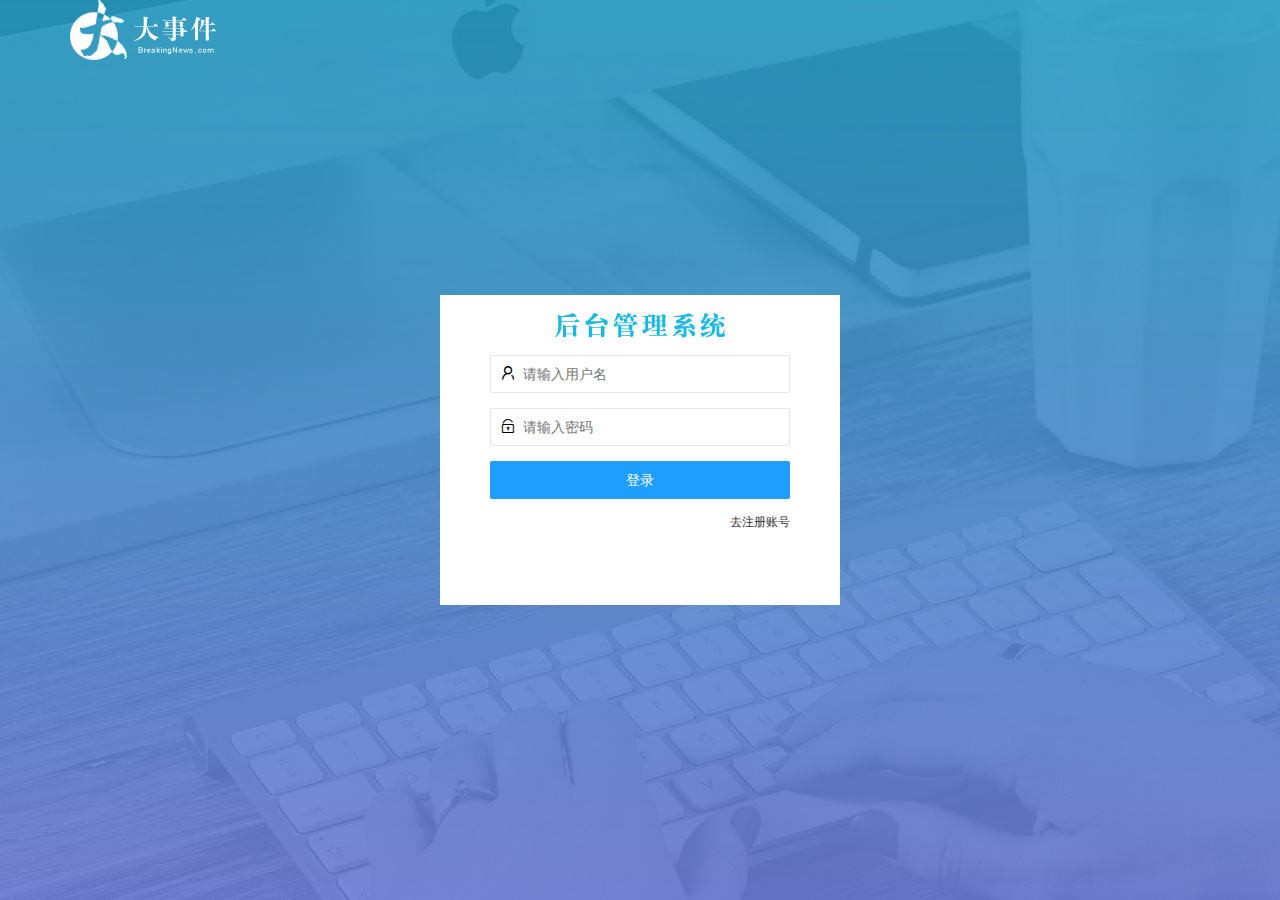
<file: login.html>
<!DOCTYPE html>
<html lang="en">

<head>
    <meta charset="UTF-8">
    <meta name="viewport" content="width=device-width, initial-scale=1.0">
    <title>大事件-登录/注册</title>
    <link rel="stylesheet" href="/assets/lib/layui/css/layui.css">
    <link rel="stylesheet" href="/assets/css/login.css">
</head>

<body>
    <!-- logo部分 -->
    <div class="layui-main">
        <img src="/assets/images/logo.png" alt="">
    </div>

    <!-- 主体部分 -->
    <div class="loginAndReg">
        <div class="titleBox"></div>
        <!-- 登录页面 -->
        <div class="loginBox">
            <!-- 登录表单 -->
            <form class="layui-form" id="formLogin">
                <!-- 用户名 -->
                <div class="layui-form-item">
                    <i class="layui-icon layui-icon-username"></i>
                    <input type="text" name="username" required lay-verify="required" placeholder="请输入用户名"
                        autocomplete="off" class="layui-input">
                </div>
                <!-- 密码 -->
                <div class="layui-form-item">
                    <i class="layui-icon layui-icon-password"></i>
                    <input type="password" name="password" required lay-verify="required|pwd" placeholder="请输入密码"
                        autocomplete="off" class="layui-input">
                </div>
                <!-- 登录按钮 -->
                <div class="layui-form-item">
                    <button class="layui-btn layui-btn-fluid layui-btn-normal" lay-submit>登录</button>
                </div>
                <div class="layui-form-item links">
                    <a href="javascript:;" id="goReg">去注册账号</a>
                </div>
            </form>
        </div>
        <!-- 注册页面 -->
        <div class="regBox">
            <!-- 注册表单 -->
            <form class="layui-form" id="formReg">
                <!-- 用户名 -->
                <div class="layui-form-item">
                    <i class="layui-icon layui-icon-username"></i>
                    <input type="text" name="username" required lay-verify="required" placeholder="请输入用户名"
                        autocomplete="off" class="layui-input">
                </div>
                <!-- 密码 -->
                <div class="layui-form-item">
                    <i class="layui-icon layui-icon-password"></i>
                    <input type="password" name="password" required lay-verify="required|pwd" placeholder="请输入密码"
                        autocomplete="off" class="layui-input">
                </div>
                <!-- 确认密码 -->
                <div class="layui-form-item">
                    <i class="layui-icon layui-icon-password"></i>
                    <input type="password" required lay-verify="required|pwd|repwd" placeholder="请再次输入密码"
                        autocomplete="off" class="layui-input">
                </div>
                <!-- 两个按钮 -->
                <div class="layui-form-item">
                    <button class="layui-btn layui-btn-fluid layui-btn-normal" lay-submit>注册</button>
                </div>
                <div class="layui-form-item links">
                    <a href="javascript:;" id="goLogin">去登录</a>
                </div>
            </form>
        </div>
    </div>
    <script src="/assets/lib/layui/layui.all.js"></script>
    <script src="/assets/lib/jquery.js"></script>
    <script src="/assets/js/baseAPI.js"></script>
    <script src="/assets/js/login.js"></script>
</body>

</html>
</file>
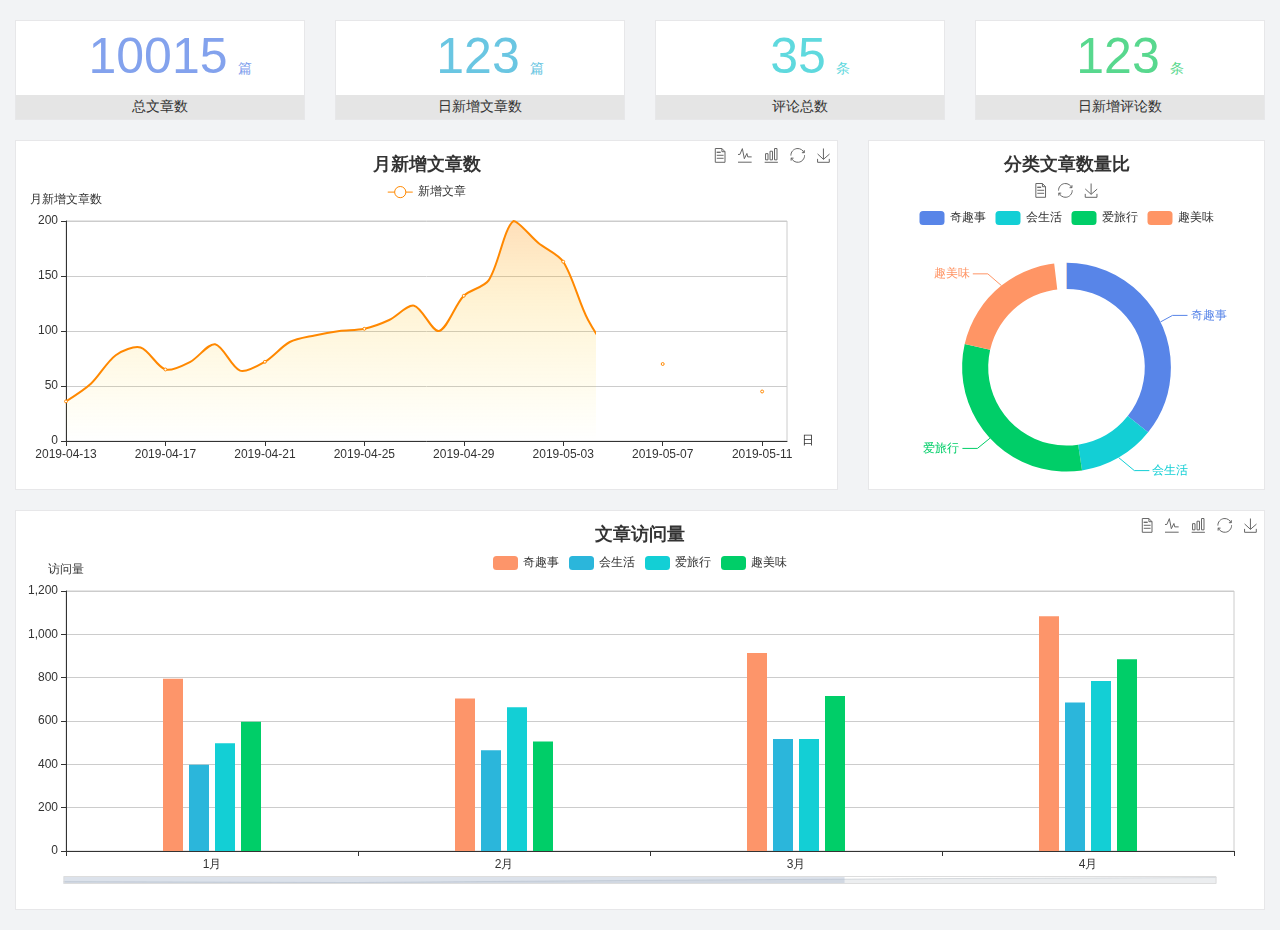
<file: home/dashboard.html>
<!DOCTYPE html>
<html lang="en">

<head>
  <meta charset="UTF-8">
  <meta name="viewport" content="width=device-width, initial-scale=1.0">
  <meta http-equiv="X-UA-Compatible" content="ie=edge">
  <title>图表统计</title>
  <link rel="stylesheet" href="../../assets/lib/bootstrap.css" />
  <link rel="stylesheet" href="../../assets/lib/main.css" />
  <script src="../../assets/lib/jquery.js"></script>
  <script type="text/javascript" src="../../assets/lib/echarts.min.js"></script>
</head>

<body>
  <div class="container-fluid">
    <div class="row spannel_list">
      <div class="col-sm-3 col-xs-6">
        <div class="spannel">
          <em>10015</em><span>篇</span>
          <b>总文章数</b>
        </div>
      </div>
      <div class="col-sm-3 col-xs-6">
        <div class="spannel scolor01">
          <em>123</em><span>篇</span>
          <b>日新增文章数</b>
        </div>
      </div>
      <div class="col-sm-3 col-xs-6">
        <div class="spannel scolor02">
          <em>35</em><span>条</span>
          <b>评论总数</b>
        </div>
      </div>
      <div class="col-sm-3 col-xs-6">
        <div class="spannel scolor03">
          <em>123</em><span>条</span>
          <b>日新增评论数</b>
        </div>
      </div>
    </div>
  </div>

  <div class="container-fluid">
    <div class="row curve-pie">
      <div class="col-lg-8 col-md-8">
        <div class="gragh_pannel" id="curve_show"></div>
      </div>
      <div class="col-lg-4 col-md-4">
        <div class="gragh_pannel" id="pie_show"></div>
      </div>
    </div>
  </div>

  <div class="container-fluid">
    <div class="column_pannel" id="column_show"></div>
  </div>

  <script>
    var oChart = echarts.init(document.getElementById('curve_show'));
    var aList_all = [
      { 'count': 36, 'date': '2019-04-13' },
      { 'count': 52, 'date': '2019-04-14' },
      { 'count': 78, 'date': '2019-04-15' },
      { 'count': 85, 'date': '2019-04-16' },
      { 'count': 65, 'date': '2019-04-17' },
      { 'count': 72, 'date': '2019-04-18' },
      { 'count': 88, 'date': '2019-04-19' },
      { 'count': 64, 'date': '2019-04-20' },
      { 'count': 72, 'date': '2019-04-21' },
      { 'count': 90, 'date': '2019-04-22' },
      { 'count': 96, 'date': '2019-04-23' },
      { 'count': 100, 'date': '2019-04-24' },
      { 'count': 102, 'date': '2019-04-25' },
      { 'count': 110, 'date': '2019-04-26' },
      { 'count': 123, 'date': '2019-04-27' },
      { 'count': 100, 'date': '2019-04-28' },
      { 'count': 132, 'date': '2019-04-29' },
      { 'count': 146, 'date': '2019-04-30' },
      { 'count': 200, 'date': '2019-05-01' },
      { 'count': 180, 'date': '2019-05-02' },
      { 'count': 163, 'date': '2019-05-03' },
      { 'count': 110, 'date': '2019-05-04' },
      { 'count': 80, 'date': '2019-05-05' },
      { 'count': 82, 'date': '2019-05-06' },
      { 'count': 70, 'date': '2019-05-07' },
      { 'count': 65, 'date': '2019-05-08' },
      { 'count': 54, 'date': '2019-05-09' },
      { 'count': 40, 'date': '2019-05-10' },
      { 'count': 45, 'date': '2019-05-11' },
      { 'count': 38, 'date': '2019-05-12' },
    ];

    let aCount = [];
    let aDate = [];

    for (var i = 0; i < aList_all.length; i++) {
      aCount.push(aList_all[i].count);
      aDate.push(aList_all[i].date);
    }

    var chartopt = {
      title: {
        text: '月新增文章数',
        left: 'center',
        top: '10'
      },
      tooltip: {
        trigger: 'axis'
      },
      legend: {
        data: ['新增文章'],
        top: '40'
      },
      toolbox: {
        show: true,
        feature: {
          mark: { show: true },
          dataView: { show: true, readOnly: false },
          magicType: { show: true, type: ['line', 'bar'] },
          restore: { show: true },
          saveAsImage: { show: true }
        }
      },
      calculable: true,
      xAxis: [
        {
          name: '日',
          type: 'category',
          boundaryGap: false,
          data: aDate
        }
      ],
      yAxis: [
        {
          name: '月新增文章数',
          type: 'value'
        }
      ],
      series: [
        {
          name: '新增文章',
          type: 'line',
          smooth: true,
          itemStyle: { normal: { areaStyle: { type: 'default' }, color: '#f80' }, lineStyle: { color: '#f80' } },
          data: aCount
        }],
      areaStyle: {
        normal: {
          color: new echarts.graphic.LinearGradient(0, 0, 0, 1, [{
            offset: 0,
            color: 'rgba(255,136,0,0.39)'
          }, {
            offset: .34,
            color: 'rgba(255,180,0,0.25)'
          }, {
            offset: 1,
            color: 'rgba(255,222,0,0.00)'
          }])

        }
      },
      grid: {
        show: true,
        x: 50,
        x2: 50,
        y: 80,
        height: 220
      }
    };

    oChart.setOption(chartopt);


    var oPie = echarts.init(document.getElementById('pie_show'));
    var oPieopt =
    {
      title: {
        top: 10,
        text: '分类文章数量比',
        x: 'center'
      },
      tooltip: {
        trigger: 'item',
        formatter: "{a} <br/>{b} : {c} ({d}%)"
      },
      color: ['#5885e8', '#13cfd5', '#00ce68', '#ff9565'],
      legend: {
        x: 'center',
        top: 65,
        data: ['奇趣事', '会生活', '爱旅行', '趣美味']
      },
      toolbox: {
        show: true,
        x: 'center',
        top: 35,
        feature: {
          mark: { show: true },
          dataView: { show: true, readOnly: false },
          magicType: {
            show: true,
            type: ['pie', 'funnel'],
            option: {
              funnel: {
                x: '25%',
                width: '50%',
                funnelAlign: 'left',
                max: 1548
              }
            }
          },
          restore: { show: true },
          saveAsImage: { show: true }
        }
      },
      calculable: true,
      series: [
        {
          name: '访问来源',
          type: 'pie',
          radius: ['45%', '60%'],
          center: ['50%', '65%'],
          data: [
            { value: 300, name: '奇趣事' },
            { value: 100, name: '会生活' },
            { value: 260, name: '爱旅行' },
            { value: 180, name: '趣美味' }
          ]
        }
      ]
    };
    oPie.setOption(oPieopt);



    var oColumn = this.echarts.init(document.getElementById('column_show'));
    var oColumnopt =
    {
      title: {
        text: '文章访问量',
        left: 'center',
        top: '10'
      },
      tooltip: {
        trigger: 'axis'
      },
      legend: {
        data: ['奇趣事', '会生活', '爱旅行', '趣美味'],
        top: '40'
      },
      toolbox: {
        show: true,
        feature: {
          mark: { show: true },
          dataView: { show: true, readOnly: false },
          magicType: { show: true, type: ['line', 'bar'] },
          restore: { show: true },
          saveAsImage: { show: true }
        }
      },
      calculable: true,
      xAxis: [
        {
          type: 'category',
          data: ['1月', '2月', '3月', '4月', '5月']
        }
      ],
      yAxis: [
        {
          name: '访问量',
          type: 'value'
        }
      ],
      series: [
        {
          name: '奇趣事',
          type: 'bar',
          barWidth: 20,
          itemStyle: {
            normal: { areaStyle: { type: 'default' }, color: '#fd956a' }
          },
          data: [800, 708, 920, 1090, 1200]
        },
        {
          name: '会生活',
          type: 'bar',
          barWidth: 20,
          itemStyle: {
            normal: { areaStyle: { type: 'default' }, color: '#2bb6db' }
          },
          data: [400, 468, 520, 690, 800]
        },
        {
          name: '爱旅行',
          type: 'bar',
          barWidth: 20,
          itemStyle: {
            normal: { areaStyle: { type: 'default' }, color: '#13cfd5' }
          },
          data: [500, 668, 520, 790, 900]
        },
        {
          name: '趣美味',
          type: 'bar',
          barWidth: 20,
          itemStyle: {
            normal: { areaStyle: { type: 'default' }, color: '#00ce68' }
          },
          data: [600, 508, 720, 890, 1000]
        }
      ],
      grid: {
        show: true,
        x: 50,
        x2: 30,
        y: 80,
        height: 260
      },
      dataZoom: [//给x轴设置滚动条
        {
          start: 0,//默认为0
          end: 100 - 1000 / 31,//默认为100
          type: 'slider',
          show: true,
          xAxisIndex: [0],
          handleSize: 0,//滑动条的 左右2个滑动条的大小
          height: 8,//组件高度
          left: 45, //左边的距离
          right: 50,//右边的距离
          bottom: 26,//右边的距离
          handleColor: '#ddd',//h滑动图标的颜色
          handleStyle: {
            borderColor: "#cacaca",
            borderWidth: "1",
            shadowBlur: 2,
            background: "#ddd",
            shadowColor: "#ddd",
          }
        }]
    };
    oColumn.setOption(oColumnopt);
  </script>
</body>

</html>
</file>
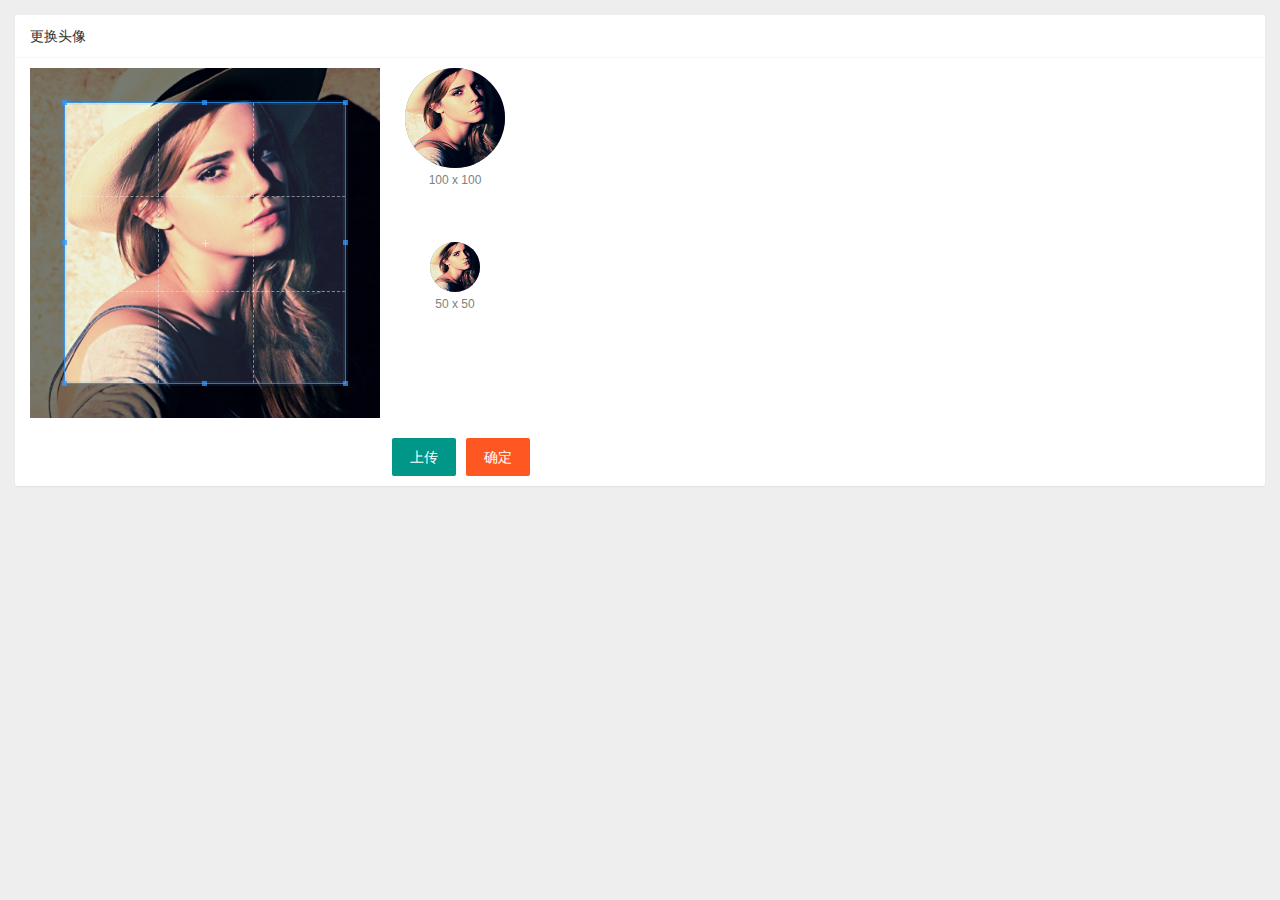
<file: user/user_avatar.html>
<!DOCTYPE html>
<html lang="en">

<head>
    <meta charset="UTF-8">
    <meta name="viewport" content="width=device-width, initial-scale=1.0">
    <title>更换头像</title>
    <link rel="stylesheet" href="/assets/lib/layui/css/layui.css">
    <link rel="stylesheet" href="/assets/lib/cropper/cropper.css" />
    <link rel="stylesheet" href="/assets/css/user_avatar.css">
</head>

<body>
    <div class="layui-card">
        <div class="layui-card-header">更换头像</div>
        <div class="layui-card-body">
            <!-- 第一行的图片裁剪和预览区域 -->
            <div class="row1">
                <!-- 图片裁剪区域 -->
                <div class="cropper-box">
                    <!-- 这个 img 标签很重要，将来会把它初始化为裁剪区域 -->
                    <img id="image" src="/assets/images/sample.jpg" />
                </div>
                <!-- 图片的预览区域 -->
                <div class="preview-box">
                    <div>
                        <!-- 宽高为 100px 的预览区域 -->
                        <div class="img-preview w100"></div>
                        <p class="size">100 x 100</p>
                    </div>
                    <div>
                        <!-- 宽高为 50px 的预览区域 -->
                        <div class="img-preview w50"></div>
                        <p class="size">50 x 50</p>
                    </div>
                </div>
            </div>

            <!-- 第二行的按钮区域 -->
            <div class="row2">
                <input type="file" id="file" accept="image/png,image/jpeg">
                <button type="button" class="layui-btn" id="btnFile">上传</button>
                <button type="button" class="layui-btn layui-btn-danger" id="btnSure">确定</button>
            </div>
        </div>
    </div>


    <script src="/assets/lib/layui/layui.all.js"></script>
    <script src="/assets/lib/jquery.js"></script>
    <script src="/assets/lib/cropper/Cropper.js"></script>
    <script src="/assets/lib/cropper/jquery-cropper.js"></script>
    <script src="/assets/js/baseAPI.js"></script>
    <script src="/assets/js/user/user_avatar.js"></script>
</body>

</html>
</file>
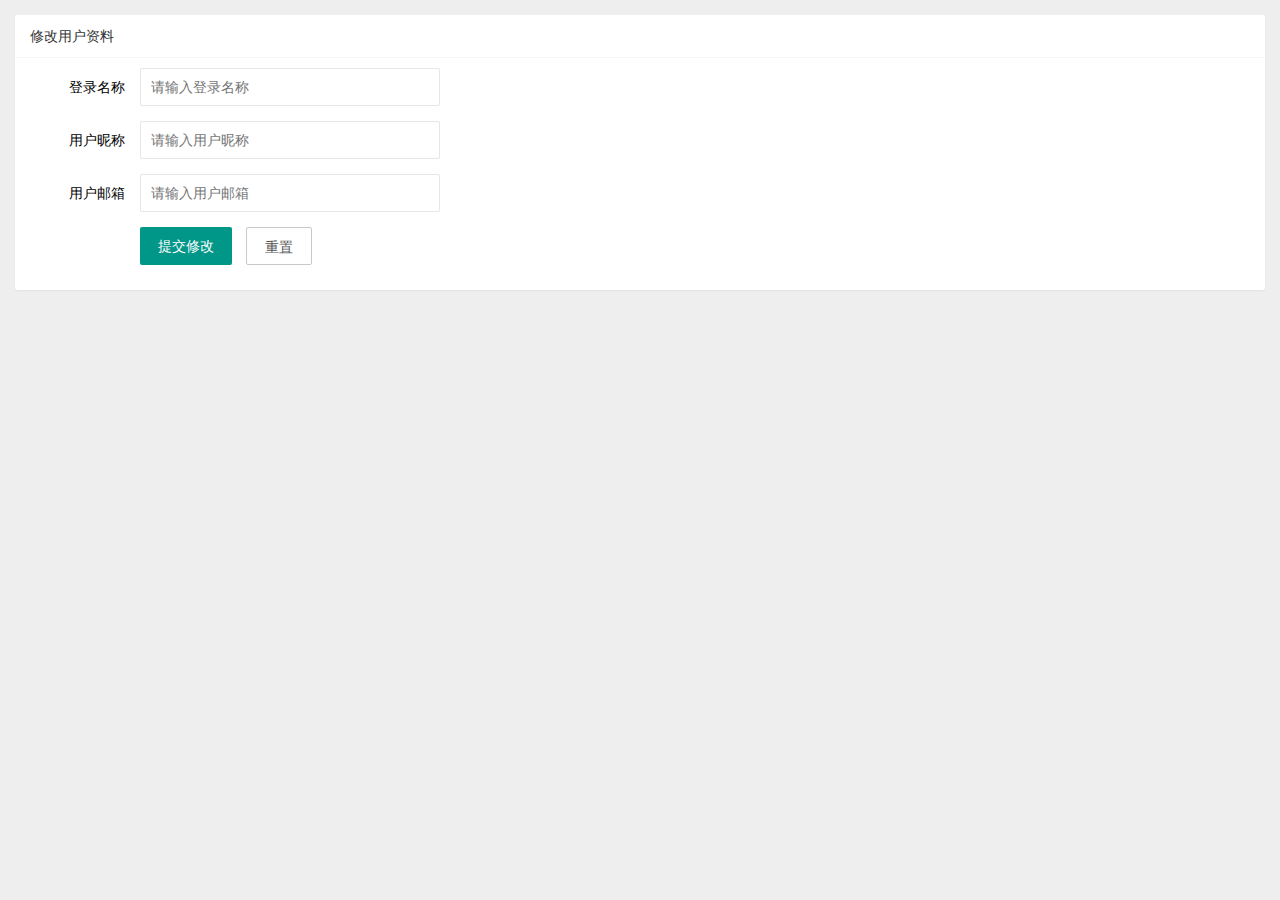
<file: user/user_info.html>
<!DOCTYPE html>
<html lang="en">

<head>
    <meta charset="UTF-8">
    <meta name="viewport" content="width=device-width, initial-scale=1.0">
    <title>基本资料</title>
    <link rel="stylesheet" href="/assets/lib/layui/css/layui.css">
    <link rel="stylesheet" href="/assets/css/user_info.css">
</head>

<body>
    <div class="layui-card">
        <div class="layui-card-header">修改用户资料</div>
        <div class="layui-card-body">
            <form class="layui-form" lay-filter="formUserInfo">
                <input type="hidden" name="id" value="">
                <div class="layui-form-item">
                    <label class="layui-form-label">登录名称</label>
                    <div class="layui-input-block">
                        <input type="text" name="username" required lay-verify="required" placeholder="请输入登录名称"
                            autocomplete="off" class="layui-input" readonly>
                    </div>
                </div>
                <div class="layui-form-item">
                    <label class="layui-form-label">用户昵称</label>
                    <div class="layui-input-block">
                        <input type="text" name="nickname" required lay-verify="required|nickname" placeholder="请输入用户昵称"
                            autocomplete="off" class="layui-input">
                    </div>
                </div>
                <div class="layui-form-item">
                    <label class="layui-form-label">用户邮箱</label>
                    <div class="layui-input-block">
                        <input type="text" name="email" required lay-verify="required|email" placeholder="请输入用户邮箱"
                            autocomplete="off" class="layui-input">
                    </div>
                </div>
                <div class="layui-form-item">
                    <div class="layui-input-block">
                        <button class="layui-btn" lay-submit lay-filter="formDemo">提交修改</button>
                        <button type="reset" class="layui-btn layui-btn-primary" id="btnReset">重置</button>
                    </div>
                </div>
            </form>
        </div>
    </div>

    <script src="/assets/lib/layui/layui.all.js"></script>
    <script src="/assets/lib/jquery.js"></script>
    <script src="/assets/js/baseAPI.js"></script>
    <script src="/assets/js/user/user_info.js"></script>
</body>

</html>
</file>
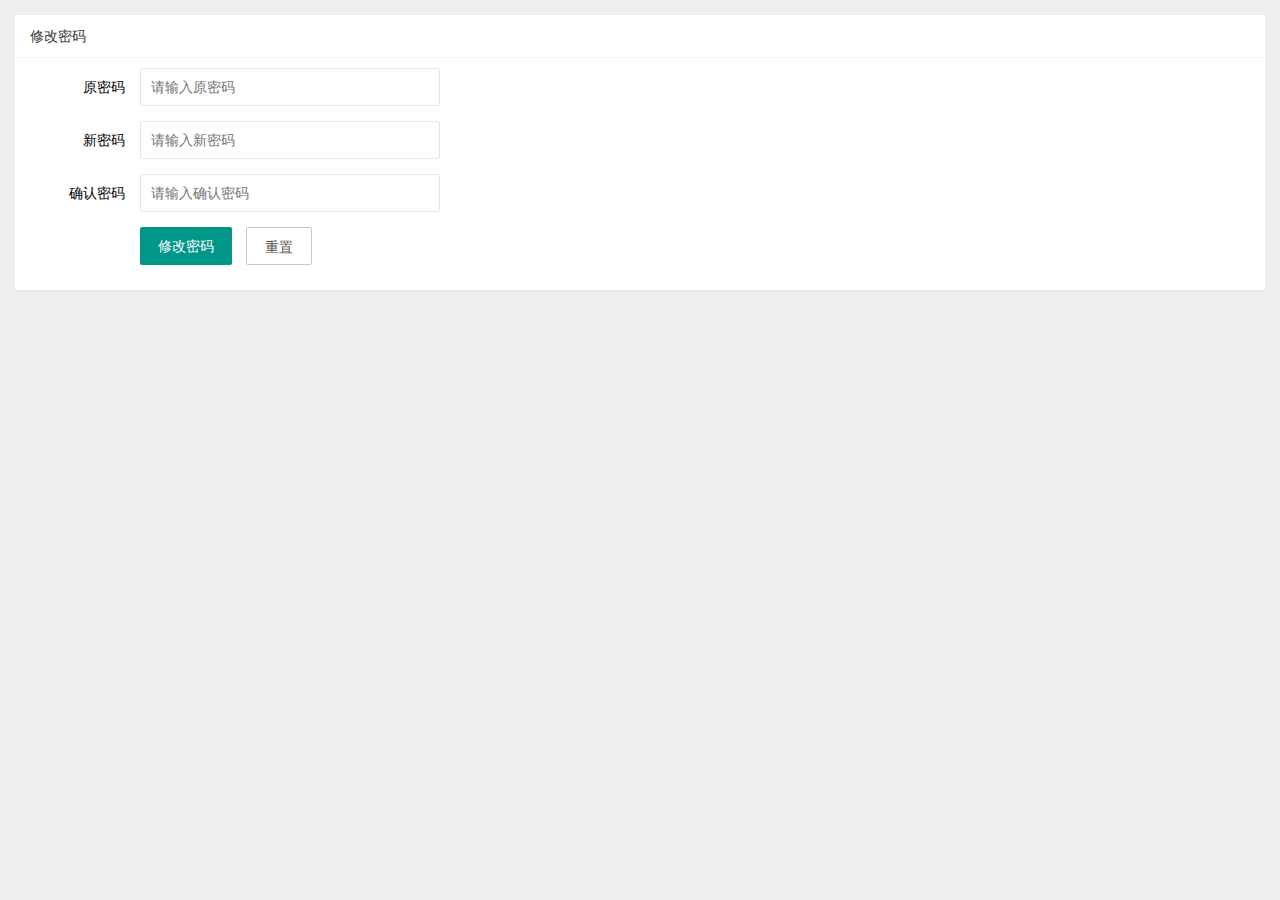
<file: user/user_pwd.html>
<!DOCTYPE html>
<html lang="en">

<head>
    <meta charset="UTF-8">
    <meta name="viewport" content="width=device-width, initial-scale=1.0">
    <title>更新密码</title>
    <link rel="stylesheet" href="/assets/lib/layui/css/layui.css">
    <link rel="stylesheet" href="/assets/css/user_pwd.css">
</head>

<body>
    <div class="layui-card">
        <div class="layui-card-header">修改密码</div>
        <div class="layui-card-body">
            <form class="layui-form" >
                <div class="layui-form-item">
                    <label class="layui-form-label">原密码</label>
                    <div class="layui-input-block">
                        <input type="password" name="oldPwd" required lay-verify="required|pwd" placeholder="请输入原密码"
                            autocomplete="off" class="layui-input" >
                    </div>
                </div>
                <div class="layui-form-item">
                    <label class="layui-form-label">新密码</label>
                    <div class="layui-input-block">
                        <input type="password" name="newPwd" required lay-verify="required|pwd|newpwd" placeholder="请输入新密码"
                            autocomplete="off" class="layui-input">
                    </div>
                </div>
                <div class="layui-form-item">
                    <label class="layui-form-label">确认密码</label>
                    <div class="layui-input-block">
                        <input type="password" required lay-verify="required|pwd|repwd" placeholder="请输入确认密码"
                            autocomplete="off" class="layui-input">
                    </div>
                </div>
                <div class="layui-form-item">
                    <div class="layui-input-block">
                        <button class="layui-btn" lay-submit lay-filter="formDemo">修改密码</button>
                        <button type="reset" class="layui-btn layui-btn-primary" id="btnReset">重置</button>
                    </div>
                </div>
            </form>
        </div>
    </div>

    <script src="/assets/lib/layui/layui.all.js"></script>
    <script src="/assets/lib/jquery.js"></script>
    <script src="/assets/js/baseAPI.js"></script>
    <script src="/assets/js/user/user_info.js"></script>
</body>

</html>
</file>
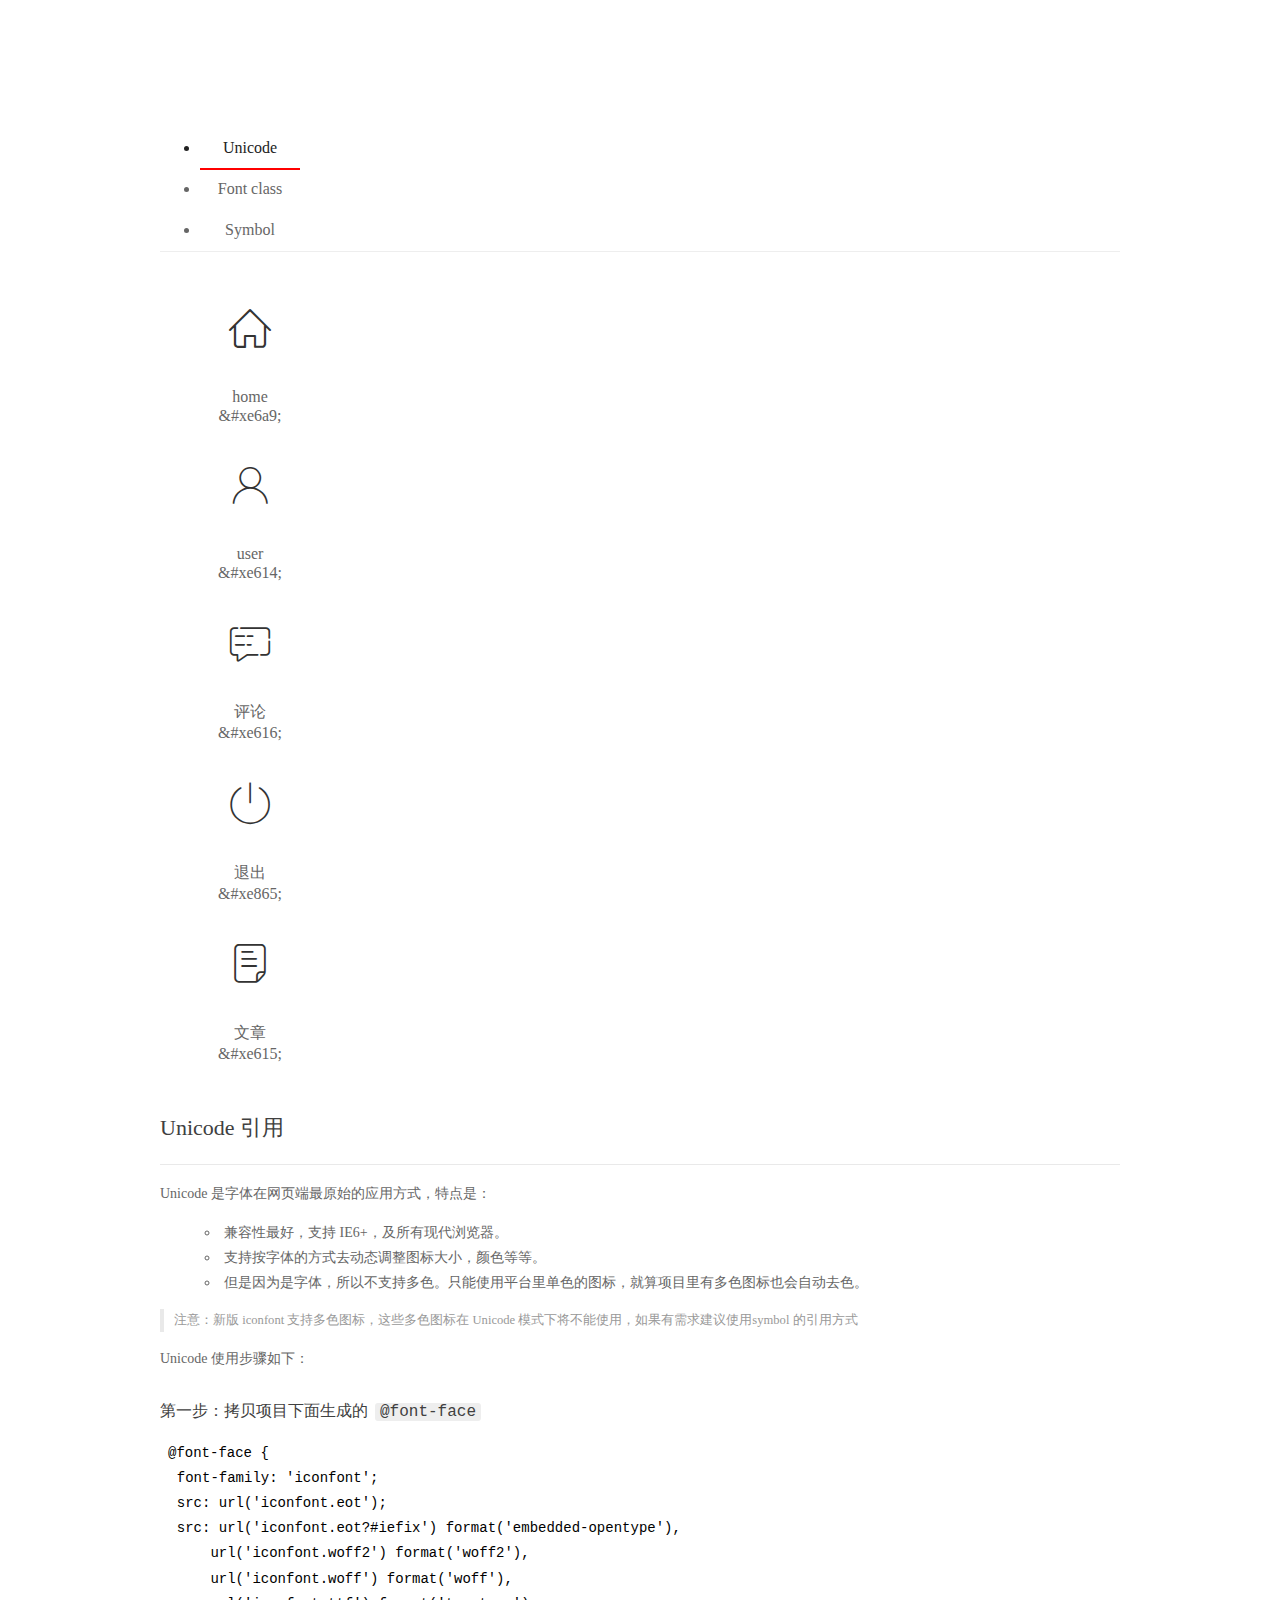
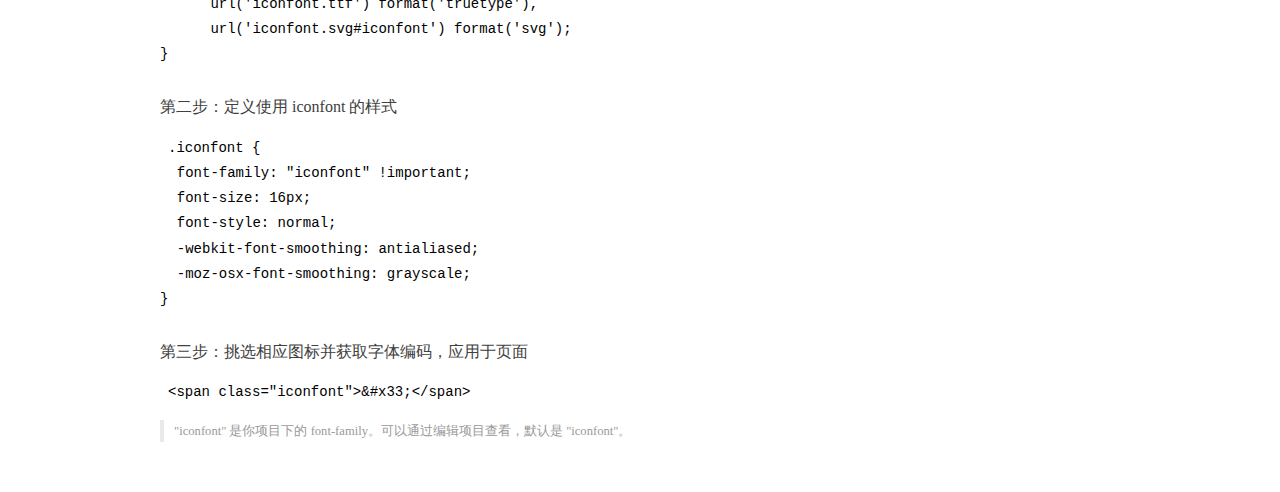
<file: assets/fonts/demo_index.html>
<!DOCTYPE html>
<html>
<head>
  <meta charset="utf-8"/>
  <title>IconFont Demo</title>
  <link rel="shortcut icon" href="https://gtms04.alicdn.com/tps/i4/TB1_oz6GVXXXXaFXpXXJDFnIXXX-64-64.ico" type="image/x-icon"/>
  <link rel="stylesheet" href="https://g.alicdn.com/thx/cube/1.3.2/cube.min.css">
  <link rel="stylesheet" href="demo.css">
  <link rel="stylesheet" href="iconfont.css">
  <script src="iconfont.js"></script>
  <!-- jQuery -->
  <script src="https://a1.alicdn.com/oss/uploads/2018/12/26/7bfddb60-08e8-11e9-9b04-53e73bb6408b.js"></script>
  <!-- 代码高亮 -->
  <script src="https://a1.alicdn.com/oss/uploads/2018/12/26/a3f714d0-08e6-11e9-8a15-ebf944d7534c.js"></script>
</head>
<body>
  <div class="main">
    <h1 class="logo"><a href="https://www.iconfont.cn/" title="iconfont 首页" target="_blank">&#xe86b;</a></h1>
    <div class="nav-tabs">
      <ul id="tabs" class="dib-box">
        <li class="dib active"><span>Unicode</span></li>
        <li class="dib"><span>Font class</span></li>
        <li class="dib"><span>Symbol</span></li>
      </ul>
      
    </div>
    <div class="tab-container">
      <div class="content unicode" style="display: block;">
          <ul class="icon_lists dib-box">
          
            <li class="dib">
              <span class="icon iconfont">&#xe6a9;</span>
                <div class="name">home</div>
                <div class="code-name">&amp;#xe6a9;</div>
              </li>
          
            <li class="dib">
              <span class="icon iconfont">&#xe614;</span>
                <div class="name">user</div>
                <div class="code-name">&amp;#xe614;</div>
              </li>
          
            <li class="dib">
              <span class="icon iconfont">&#xe616;</span>
                <div class="name">评论</div>
                <div class="code-name">&amp;#xe616;</div>
              </li>
          
            <li class="dib">
              <span class="icon iconfont">&#xe865;</span>
                <div class="name">退出</div>
                <div class="code-name">&amp;#xe865;</div>
              </li>
          
            <li class="dib">
              <span class="icon iconfont">&#xe615;</span>
                <div class="name">文章</div>
                <div class="code-name">&amp;#xe615;</div>
              </li>
          
          </ul>
          <div class="article markdown">
          <h2 id="unicode-">Unicode 引用</h2>
          <hr>

          <p>Unicode 是字体在网页端最原始的应用方式，特点是：</p>
          <ul>
            <li>兼容性最好，支持 IE6+，及所有现代浏览器。</li>
            <li>支持按字体的方式去动态调整图标大小，颜色等等。</li>
            <li>但是因为是字体，所以不支持多色。只能使用平台里单色的图标，就算项目里有多色图标也会自动去色。</li>
          </ul>
          <blockquote>
            <p>注意：新版 iconfont 支持多色图标，这些多色图标在 Unicode 模式下将不能使用，如果有需求建议使用symbol 的引用方式</p>
          </blockquote>
          <p>Unicode 使用步骤如下：</p>
          <h3 id="-font-face">第一步：拷贝项目下面生成的 <code>@font-face</code></h3>
<pre><code class="language-css"
>@font-face {
  font-family: 'iconfont';
  src: url('iconfont.eot');
  src: url('iconfont.eot?#iefix') format('embedded-opentype'),
      url('iconfont.woff2') format('woff2'),
      url('iconfont.woff') format('woff'),
      url('iconfont.ttf') format('truetype'),
      url('iconfont.svg#iconfont') format('svg');
}
</code></pre>
          <h3 id="-iconfont-">第二步：定义使用 iconfont 的样式</h3>
<pre><code class="language-css"
>.iconfont {
  font-family: "iconfont" !important;
  font-size: 16px;
  font-style: normal;
  -webkit-font-smoothing: antialiased;
  -moz-osx-font-smoothing: grayscale;
}
</code></pre>
          <h3 id="-">第三步：挑选相应图标并获取字体编码，应用于页面</h3>
<pre>
<code class="language-html"
>&lt;span class="iconfont"&gt;&amp;#x33;&lt;/span&gt;
</code></pre>
          <blockquote>
            <p>"iconfont" 是你项目下的 font-family。可以通过编辑项目查看，默认是 "iconfont"。</p>
          </blockquote>
          </div>
      </div>
      <div class="content font-class">
        <ul class="icon_lists dib-box">
          
          <li class="dib">
            <span class="icon iconfont icon-home"></span>
            <div class="name">
              home
            </div>
            <div class="code-name">.icon-home
            </div>
          </li>
          
          <li class="dib">
            <span class="icon iconfont icon-user"></span>
            <div class="name">
              user
            </div>
            <div class="code-name">.icon-user
            </div>
          </li>
          
          <li class="dib">
            <span class="icon iconfont icon-pinglun"></span>
            <div class="name">
              评论
            </div>
            <div class="code-name">.icon-pinglun
            </div>
          </li>
          
          <li class="dib">
            <span class="icon iconfont icon-tuichu"></span>
            <div class="name">
              退出
            </div>
            <div class="code-name">.icon-tuichu
            </div>
          </li>
          
          <li class="dib">
            <span class="icon iconfont icon-16"></span>
            <div class="name">
              文章
            </div>
            <div class="code-name">.icon-16
            </div>
          </li>
          
        </ul>
        <div class="article markdown">
        <h2 id="font-class-">font-class 引用</h2>
        <hr>

        <p>font-class 是 Unicode 使用方式的一种变种，主要是解决 Unicode 书写不直观，语意不明确的问题。</p>
        <p>与 Unicode 使用方式相比，具有如下特点：</p>
        <ul>
          <li>兼容性良好，支持 IE8+，及所有现代浏览器。</li>
          <li>相比于 Unicode 语意明确，书写更直观。可以很容易分辨这个 icon 是什么。</li>
          <li>因为使用 class 来定义图标，所以当要替换图标时，只需要修改 class 里面的 Unicode 引用。</li>
          <li>不过因为本质上还是使用的字体，所以多色图标还是不支持的。</li>
        </ul>
        <p>使用步骤如下：</p>
        <h3 id="-fontclass-">第一步：引入项目下面生成的 fontclass 代码：</h3>
<pre><code class="language-html">&lt;link rel="stylesheet" href="./iconfont.css"&gt;
</code></pre>
        <h3 id="-">第二步：挑选相应图标并获取类名，应用于页面：</h3>
<pre><code class="language-html">&lt;span class="iconfont icon-xxx"&gt;&lt;/span&gt;
</code></pre>
        <blockquote>
          <p>"
            iconfont" 是你项目下的 font-family。可以通过编辑项目查看，默认是 "iconfont"。</p>
        </blockquote>
      </div>
      </div>
      <div class="content symbol">
          <ul class="icon_lists dib-box">
          
            <li class="dib">
                <svg class="icon svg-icon" aria-hidden="true">
                  <use xlink:href="#icon-home"></use>
                </svg>
                <div class="name">home</div>
                <div class="code-name">#icon-home</div>
            </li>
          
            <li class="dib">
                <svg class="icon svg-icon" aria-hidden="true">
                  <use xlink:href="#icon-user"></use>
                </svg>
                <div class="name">user</div>
                <div class="code-name">#icon-user</div>
            </li>
          
            <li class="dib">
                <svg class="icon svg-icon" aria-hidden="true">
                  <use xlink:href="#icon-pinglun"></use>
                </svg>
                <div class="name">评论</div>
                <div class="code-name">#icon-pinglun</div>
            </li>
          
            <li class="dib">
                <svg class="icon svg-icon" aria-hidden="true">
                  <use xlink:href="#icon-tuichu"></use>
                </svg>
                <div class="name">退出</div>
                <div class="code-name">#icon-tuichu</div>
            </li>
          
            <li class="dib">
                <svg class="icon svg-icon" aria-hidden="true">
                  <use xlink:href="#icon-16"></use>
                </svg>
                <div class="name">文章</div>
                <div class="code-name">#icon-16</div>
            </li>
          
          </ul>
          <div class="article markdown">
          <h2 id="symbol-">Symbol 引用</h2>
          <hr>

          <p>这是一种全新的使用方式，应该说这才是未来的主流，也是平台目前推荐的用法。相关介绍可以参考这篇<a href="">文章</a>
            这种用法其实是做了一个 SVG 的集合，与另外两种相比具有如下特点：</p>
          <ul>
            <li>支持多色图标了，不再受单色限制。</li>
            <li>通过一些技巧，支持像字体那样，通过 <code>font-size</code>, <code>color</code> 来调整样式。</li>
            <li>兼容性较差，支持 IE9+，及现代浏览器。</li>
            <li>浏览器渲染 SVG 的性能一般，还不如 png。</li>
          </ul>
          <p>使用步骤如下：</p>
          <h3 id="-symbol-">第一步：引入项目下面生成的 symbol 代码：</h3>
<pre><code class="language-html">&lt;script src="./iconfont.js"&gt;&lt;/script&gt;
</code></pre>
          <h3 id="-css-">第二步：加入通用 CSS 代码（引入一次就行）：</h3>
<pre><code class="language-html">&lt;style&gt;
.icon {
  width: 1em;
  height: 1em;
  vertical-align: -0.15em;
  fill: currentColor;
  overflow: hidden;
}
&lt;/style&gt;
</code></pre>
          <h3 id="-">第三步：挑选相应图标并获取类名，应用于页面：</h3>
<pre><code class="language-html">&lt;svg class="icon" aria-hidden="true"&gt;
  &lt;use xlink:href="#icon-xxx"&gt;&lt;/use&gt;
&lt;/svg&gt;
</code></pre>
          </div>
      </div>

    </div>
  </div>
  <script>
  $(document).ready(function () {
      $('.tab-container .content:first').show()

      $('#tabs li').click(function (e) {
        var tabContent = $('.tab-container .content')
        var index = $(this).index()

        if ($(this).hasClass('active')) {
          return
        } else {
          $('#tabs li').removeClass('active')
          $(this).addClass('active')

          tabContent.hide().eq(index).fadeIn()
        }
      })
    })
  </script>
</body>
</html>
</file>
<file: assets/lib/layui/css/layui.css>
/** layui-v2.5.5 MIT License By https://www.layui.com */
 .layui-inline,img{display:inline-block;vertical-align:middle}h1,h2,h3,h4,h5,h6{font-weight:400}.layui-edge,.layui-header,.layui-inline,.layui-main{position:relative}.layui-body,.layui-edge,.layui-elip{overflow:hidden}.layui-btn,.layui-edge,.layui-inline,img{vertical-align:middle}.layui-btn,.layui-disabled,.layui-icon,.layui-unselect{-moz-user-select:none;-webkit-user-select:none;-ms-user-select:none}.layui-elip,.layui-form-checkbox span,.layui-form-pane .layui-form-label{text-overflow:ellipsis;white-space:nowrap}.layui-breadcrumb,.layui-tree-btnGroup{visibility:hidden}blockquote,body,button,dd,div,dl,dt,form,h1,h2,h3,h4,h5,h6,input,li,ol,p,pre,td,textarea,th,ul{margin:0;padding:0;-webkit-tap-highlight-color:rgba(0,0,0,0)}a:active,a:hover{outline:0}img{border:none}li{list-style:none}table{border-collapse:collapse;border-spacing:0}h4,h5,h6{font-size:100%}button,input,optgroup,option,select,textarea{font-family:inherit;font-size:inherit;font-style:inherit;font-weight:inherit;outline:0}pre{white-space:pre-wrap;white-space:-moz-pre-wrap;white-space:-pre-wrap;white-space:-o-pre-wrap;word-wrap:break-word}body{line-height:24px;font:14px Helvetica Neue,Helvetica,PingFang SC,Tahoma,Arial,sans-serif}hr{height:1px;margin:10px 0;border:0;clear:both}a{color:#333;text-decoration:none}a:hover{color:#777}a cite{font-style:normal;*cursor:pointer}.layui-border-box,.layui-border-box *{box-sizing:border-box}.layui-box,.layui-box *{box-sizing:content-box}.layui-clear{clear:both;*zoom:1}.layui-clear:after{content:'\20';clear:both;*zoom:1;display:block;height:0}.layui-inline{*display:inline;*zoom:1}.layui-edge{display:inline-block;width:0;height:0;border-width:6px;border-style:dashed;border-color:transparent}.layui-edge-top{top:-4px;border-bottom-color:#999;border-bottom-style:solid}.layui-edge-right{border-left-color:#999;border-left-style:solid}.layui-edge-bottom{top:2px;border-top-color:#999;border-top-style:solid}.layui-edge-left{border-right-color:#999;border-right-style:solid}.layui-disabled,.layui-disabled:hover{color:#d2d2d2!important;cursor:not-allowed!important}.layui-circle{border-radius:100%}.layui-show{display:block!important}.layui-hide{display:none!important}@font-face{font-family:layui-icon;src:url(../font/iconfont.eot?v=250);src:url(../font/iconfont.eot?v=250#iefix) format('embedded-opentype'),url(../font/iconfont.woff2?v=250) format('woff2'),url(../font/iconfont.woff?v=250) format('woff'),url(../font/iconfont.ttf?v=250) format('truetype'),url(../font/iconfont.svg?v=250#layui-icon) format('svg')}.layui-icon{font-family:layui-icon!important;font-size:16px;font-style:normal;-webkit-font-smoothing:antialiased;-moz-osx-font-smoothing:grayscale}.layui-icon-reply-fill:before{content:"\e611"}.layui-icon-set-fill:before{content:"\e614"}.layui-icon-menu-fill:before{content:"\e60f"}.layui-icon-search:before{content:"\e615"}.layui-icon-share:before{content:"\e641"}.layui-icon-set-sm:before{content:"\e620"}.layui-icon-engine:before{content:"\e628"}.layui-icon-close:before{content:"\1006"}.layui-icon-close-fill:before{content:"\1007"}.layui-icon-chart-screen:before{content:"\e629"}.layui-icon-star:before{content:"\e600"}.layui-icon-circle-dot:before{content:"\e617"}.layui-icon-chat:before{content:"\e606"}.layui-icon-release:before{content:"\e609"}.layui-icon-list:before{content:"\e60a"}.layui-icon-chart:before{content:"\e62c"}.layui-icon-ok-circle:before{content:"\1005"}.layui-icon-layim-theme:before{content:"\e61b"}.layui-icon-table:before{content:"\e62d"}.layui-icon-right:before{content:"\e602"}.layui-icon-left:before{content:"\e603"}.layui-icon-cart-simple:before{content:"\e698"}.layui-icon-face-cry:before{content:"\e69c"}.layui-icon-face-smile:before{content:"\e6af"}.layui-icon-survey:before{content:"\e6b2"}.layui-icon-tree:before{content:"\e62e"}.layui-icon-upload-circle:before{content:"\e62f"}.layui-icon-add-circle:before{content:"\e61f"}.layui-icon-download-circle:before{content:"\e601"}.layui-icon-templeate-1:before{content:"\e630"}.layui-icon-util:before{content:"\e631"}.layui-icon-face-surprised:before{content:"\e664"}.layui-icon-edit:before{content:"\e642"}.layui-icon-speaker:before{content:"\e645"}.layui-icon-down:before{content:"\e61a"}.layui-icon-file:before{content:"\e621"}.layui-icon-layouts:before{content:"\e632"}.layui-icon-rate-half:before{content:"\e6c9"}.layui-icon-add-circle-fine:before{content:"\e608"}.layui-icon-prev-circle:before{content:"\e633"}.layui-icon-read:before{content:"\e705"}.layui-icon-404:before{content:"\e61c"}.layui-icon-carousel:before{content:"\e634"}.layui-icon-help:before{content:"\e607"}.layui-icon-code-circle:before{content:"\e635"}.layui-icon-water:before{content:"\e636"}.layui-icon-username:before{content:"\e66f"}.layui-icon-find-fill:before{content:"\e670"}.layui-icon-about:before{content:"\e60b"}.layui-icon-location:before{content:"\e715"}.layui-icon-up:before{content:"\e619"}.layui-icon-pause:before{content:"\e651"}.layui-icon-date:before{content:"\e637"}.layui-icon-layim-uploadfile:before{content:"\e61d"}.layui-icon-delete:before{content:"\e640"}.layui-icon-play:before{content:"\e652"}.layui-icon-top:before{content:"\e604"}.layui-icon-friends:before{content:"\e612"}.layui-icon-refresh-3:before{content:"\e9aa"}.layui-icon-ok:before{content:"\e605"}.layui-icon-layer:before{content:"\e638"}.layui-icon-face-smile-fine:before{content:"\e60c"}.layui-icon-dollar:before{content:"\e659"}.layui-icon-group:before{content:"\e613"}.layui-icon-layim-download:before{content:"\e61e"}.layui-icon-picture-fine:before{content:"\e60d"}.layui-icon-link:before{content:"\e64c"}.layui-icon-diamond:before{content:"\e735"}.layui-icon-log:before{content:"\e60e"}.layui-icon-rate-solid:before{content:"\e67a"}.layui-icon-fonts-del:before{content:"\e64f"}.layui-icon-unlink:before{content:"\e64d"}.layui-icon-fonts-clear:before{content:"\e639"}.layui-icon-triangle-r:before{content:"\e623"}.layui-icon-circle:before{content:"\e63f"}.layui-icon-radio:before{content:"\e643"}.layui-icon-align-center:before{content:"\e647"}.layui-icon-align-right:before{content:"\e648"}.layui-icon-align-left:before{content:"\e649"}.layui-icon-loading-1:before{content:"\e63e"}.layui-icon-return:before{content:"\e65c"}.layui-icon-fonts-strong:before{content:"\e62b"}.layui-icon-upload:before{content:"\e67c"}.layui-icon-dialogue:before{content:"\e63a"}.layui-icon-video:before{content:"\e6ed"}.layui-icon-headset:before{content:"\e6fc"}.layui-icon-cellphone-fine:before{content:"\e63b"}.layui-icon-add-1:before{content:"\e654"}.layui-icon-face-smile-b:before{content:"\e650"}.layui-icon-fonts-html:before{content:"\e64b"}.layui-icon-form:before{content:"\e63c"}.layui-icon-cart:before{content:"\e657"}.layui-icon-camera-fill:before{content:"\e65d"}.layui-icon-tabs:before{content:"\e62a"}.layui-icon-fonts-code:before{content:"\e64e"}.layui-icon-fire:before{content:"\e756"}.layui-icon-set:before{content:"\e716"}.layui-icon-fonts-u:before{content:"\e646"}.layui-icon-triangle-d:before{content:"\e625"}.layui-icon-tips:before{content:"\e702"}.layui-icon-picture:before{content:"\e64a"}.layui-icon-more-vertical:before{content:"\e671"}.layui-icon-flag:before{content:"\e66c"}.layui-icon-loading:before{content:"\e63d"}.layui-icon-fonts-i:before{content:"\e644"}.layui-icon-refresh-1:before{content:"\e666"}.layui-icon-rmb:before{content:"\e65e"}.layui-icon-home:before{content:"\e68e"}.layui-icon-user:before{content:"\e770"}.layui-icon-notice:before{content:"\e667"}.layui-icon-login-weibo:before{content:"\e675"}.layui-icon-voice:before{content:"\e688"}.layui-icon-upload-drag:before{content:"\e681"}.layui-icon-login-qq:before{content:"\e676"}.layui-icon-snowflake:before{content:"\e6b1"}.layui-icon-file-b:before{content:"\e655"}.layui-icon-template:before{content:"\e663"}.layui-icon-auz:before{content:"\e672"}.layui-icon-console:before{content:"\e665"}.layui-icon-app:before{content:"\e653"}.layui-icon-prev:before{content:"\e65a"}.layui-icon-website:before{content:"\e7ae"}.layui-icon-next:before{content:"\e65b"}.layui-icon-component:before{content:"\e857"}.layui-icon-more:before{content:"\e65f"}.layui-icon-login-wechat:before{content:"\e677"}.layui-icon-shrink-right:before{content:"\e668"}.layui-icon-spread-left:before{content:"\e66b"}.layui-icon-camera:before{content:"\e660"}.layui-icon-note:before{content:"\e66e"}.layui-icon-refresh:before{content:"\e669"}.layui-icon-female:before{content:"\e661"}.layui-icon-male:before{content:"\e662"}.layui-icon-password:before{content:"\e673"}.layui-icon-senior:before{content:"\e674"}.layui-icon-theme:before{content:"\e66a"}.layui-icon-tread:before{content:"\e6c5"}.layui-icon-praise:before{content:"\e6c6"}.layui-icon-star-fill:before{content:"\e658"}.layui-icon-rate:before{content:"\e67b"}.layui-icon-template-1:before{content:"\e656"}.layui-icon-vercode:before{content:"\e679"}.layui-icon-cellphone:before{content:"\e678"}.layui-icon-screen-full:before{content:"\e622"}.layui-icon-screen-restore:before{content:"\e758"}.layui-icon-cols:before{content:"\e610"}.layui-icon-export:before{content:"\e67d"}.layui-icon-print:before{content:"\e66d"}.layui-icon-slider:before{content:"\e714"}.layui-icon-addition:before{content:"\e624"}.layui-icon-subtraction:before{content:"\e67e"}.layui-icon-service:before{content:"\e626"}.layui-icon-transfer:before{content:"\e691"}.layui-main{width:1140px;margin:0 auto}.layui-header{z-index:1000;height:60px}.layui-header a:hover{transition:all .5s;-webkit-transition:all .5s}.layui-side{position:fixed;left:0;top:0;bottom:0;z-index:999;width:200px;overflow-x:hidden}.layui-side-scroll{position:relative;width:220px;height:100%;overflow-x:hidden}.layui-body{position:absolute;left:200px;right:0;top:0;bottom:0;z-index:998;width:auto;overflow-y:auto;box-sizing:border-box}.layui-layout-body{overflow:hidden}.layui-layout-admin .layui-header{background-color:#23262E}.layui-layout-admin .layui-side{top:60px;width:200px;overflow-x:hidden}.layui-layout-admin .layui-body{position:fixed;top:60px;bottom:44px}.layui-layout-admin .layui-main{width:auto;margin:0 15px}.layui-layout-admin .layui-footer{position:fixed;left:200px;right:0;bottom:0;height:44px;line-height:44px;padding:0 15px;background-color:#eee}.layui-layout-admin .layui-logo{position:absolute;left:0;top:0;width:200px;height:100%;line-height:60px;text-align:center;color:#009688;font-size:16px}.layui-layout-admin .layui-header .layui-nav{background:0 0}.layui-layout-left{position:absolute!important;left:200px;top:0}.layui-layout-right{position:absolute!important;right:0;top:0}.layui-container{position:relative;margin:0 auto;padding:0 15px;box-sizing:border-box}.layui-fluid{position:relative;margin:0 auto;padding:0 15px}.layui-row:after,.layui-row:before{content:'';display:block;clear:both}.layui-col-lg1,.layui-col-lg10,.layui-col-lg11,.layui-col-lg12,.layui-col-lg2,.layui-col-lg3,.layui-col-lg4,.layui-col-lg5,.layui-col-lg6,.layui-col-lg7,.layui-col-lg8,.layui-col-lg9,.layui-col-md1,.layui-col-md10,.layui-col-md11,.layui-col-md12,.layui-col-md2,.layui-col-md3,.layui-col-md4,.layui-col-md5,.layui-col-md6,.layui-col-md7,.layui-col-md8,.layui-col-md9,.layui-col-sm1,.layui-col-sm10,.layui-col-sm11,.layui-col-sm12,.layui-col-sm2,.layui-col-sm3,.layui-col-sm4,.layui-col-sm5,.layui-col-sm6,.layui-col-sm7,.layui-col-sm8,.layui-col-sm9,.layui-col-xs1,.layui-col-xs10,.layui-col-xs11,.layui-col-xs12,.layui-col-xs2,.layui-col-xs3,.layui-col-xs4,.layui-col-xs5,.layui-col-xs6,.layui-col-xs7,.layui-col-xs8,.layui-col-xs9{position:relative;display:block;box-sizing:border-box}.layui-col-xs1,.layui-col-xs10,.layui-col-xs11,.layui-col-xs12,.layui-col-xs2,.layui-col-xs3,.layui-col-xs4,.layui-col-xs5,.layui-col-xs6,.layui-col-xs7,.layui-col-xs8,.layui-col-xs9{float:left}.layui-col-xs1{width:8.33333333%}.layui-col-xs2{width:16.66666667%}.layui-col-xs3{width:25%}.layui-col-xs4{width:33.33333333%}.layui-col-xs5{width:41.66666667%}.layui-col-xs6{width:50%}.layui-col-xs7{width:58.33333333%}.layui-col-xs8{width:66.66666667%}.layui-col-xs9{width:75%}.layui-col-xs10{width:83.33333333%}.layui-col-xs11{width:91.66666667%}.layui-col-xs12{width:100%}.layui-col-xs-offset1{margin-left:8.33333333%}.layui-col-xs-offset2{margin-left:16.66666667%}.layui-col-xs-offset3{margin-left:25%}.layui-col-xs-offset4{margin-left:33.33333333%}.layui-col-xs-offset5{margin-left:41.66666667%}.layui-col-xs-offset6{margin-left:50%}.layui-col-xs-offset7{margin-left:58.33333333%}.layui-col-xs-offset8{margin-left:66.66666667%}.layui-col-xs-offset9{margin-left:75%}.layui-col-xs-offset10{margin-left:83.33333333%}.layui-col-xs-offset11{margin-left:91.66666667%}.layui-col-xs-offset12{margin-left:100%}@media screen and (max-width:768px){.layui-hide-xs{display:none!important}.layui-show-xs-block{display:block!important}.layui-show-xs-inline{display:inline!important}.layui-show-xs-inline-block{display:inline-block!important}}@media screen and (min-width:768px){.layui-container{width:750px}.layui-hide-sm{display:none!important}.layui-show-sm-block{display:block!important}.layui-show-sm-inline{display:inline!important}.layui-show-sm-inline-block{display:inline-block!important}.layui-col-sm1,.layui-col-sm10,.layui-col-sm11,.layui-col-sm12,.layui-col-sm2,.layui-col-sm3,.layui-col-sm4,.layui-col-sm5,.layui-col-sm6,.layui-col-sm7,.layui-col-sm8,.layui-col-sm9{float:left}.layui-col-sm1{width:8.33333333%}.layui-col-sm2{width:16.66666667%}.layui-col-sm3{width:25%}.layui-col-sm4{width:33.33333333%}.layui-col-sm5{width:41.66666667%}.layui-col-sm6{width:50%}.layui-col-sm7{width:58.33333333%}.layui-col-sm8{width:66.66666667%}.layui-col-sm9{width:75%}.layui-col-sm10{width:83.33333333%}.layui-col-sm11{width:91.66666667%}.layui-col-sm12{width:100%}.layui-col-sm-offset1{margin-left:8.33333333%}.layui-col-sm-offset2{margin-left:16.66666667%}.layui-col-sm-offset3{margin-left:25%}.layui-col-sm-offset4{margin-left:33.33333333%}.layui-col-sm-offset5{margin-left:41.66666667%}.layui-col-sm-offset6{margin-left:50%}.layui-col-sm-offset7{margin-left:58.33333333%}.layui-col-sm-offset8{margin-left:66.66666667%}.layui-col-sm-offset9{margin-left:75%}.layui-col-sm-offset10{margin-left:83.33333333%}.layui-col-sm-offset11{margin-left:91.66666667%}.layui-col-sm-offset12{margin-left:100%}}@media screen and (min-width:992px){.layui-container{width:970px}.layui-hide-md{display:none!important}.layui-show-md-block{display:block!important}.layui-show-md-inline{display:inline!important}.layui-show-md-inline-block{display:inline-block!important}.layui-col-md1,.layui-col-md10,.layui-col-md11,.layui-col-md12,.layui-col-md2,.layui-col-md3,.layui-col-md4,.layui-col-md5,.layui-col-md6,.layui-col-md7,.layui-col-md8,.layui-col-md9{float:left}.layui-col-md1{width:8.33333333%}.layui-col-md2{width:16.66666667%}.layui-col-md3{width:25%}.layui-col-md4{width:33.33333333%}.layui-col-md5{width:41.66666667%}.layui-col-md6{width:50%}.layui-col-md7{width:58.33333333%}.layui-col-md8{width:66.66666667%}.layui-col-md9{width:75%}.layui-col-md10{width:83.33333333%}.layui-col-md11{width:91.66666667%}.layui-col-md12{width:100%}.layui-col-md-offset1{margin-left:8.33333333%}.layui-col-md-offset2{margin-left:16.66666667%}.layui-col-md-offset3{margin-left:25%}.layui-col-md-offset4{margin-left:33.33333333%}.layui-col-md-offset5{margin-left:41.66666667%}.layui-col-md-offset6{margin-left:50%}.layui-col-md-offset7{margin-left:58.33333333%}.layui-col-md-offset8{margin-left:66.66666667%}.layui-col-md-offset9{margin-left:75%}.layui-col-md-offset10{margin-left:83.33333333%}.layui-col-md-offset11{margin-left:91.66666667%}.layui-col-md-offset12{margin-left:100%}}@media screen and (min-width:1200px){.layui-container{width:1170px}.layui-hide-lg{display:none!important}.layui-show-lg-block{display:block!important}.layui-show-lg-inline{display:inline!important}.layui-show-lg-inline-block{display:inline-block!important}.layui-col-lg1,.layui-col-lg10,.layui-col-lg11,.layui-col-lg12,.layui-col-lg2,.layui-col-lg3,.layui-col-lg4,.layui-col-lg5,.layui-col-lg6,.layui-col-lg7,.layui-col-lg8,.layui-col-lg9{float:left}.layui-col-lg1{width:8.33333333%}.layui-col-lg2{width:16.66666667%}.layui-col-lg3{width:25%}.layui-col-lg4{width:33.33333333%}.layui-col-lg5{width:41.66666667%}.layui-col-lg6{width:50%}.layui-col-lg7{width:58.33333333%}.layui-col-lg8{width:66.66666667%}.layui-col-lg9{width:75%}.layui-col-lg10{width:83.33333333%}.layui-col-lg11{width:91.66666667%}.layui-col-lg12{width:100%}.layui-col-lg-offset1{margin-left:8.33333333%}.layui-col-lg-offset2{margin-left:16.66666667%}.layui-col-lg-offset3{margin-left:25%}.layui-col-lg-offset4{margin-left:33.33333333%}.layui-col-lg-offset5{margin-left:41.66666667%}.layui-col-lg-offset6{margin-left:50%}.layui-col-lg-offset7{margin-left:58.33333333%}.layui-col-lg-offset8{margin-left:66.66666667%}.layui-col-lg-offset9{margin-left:75%}.layui-col-lg-offset10{margin-left:83.33333333%}.layui-col-lg-offset11{margin-left:91.66666667%}.layui-col-lg-offset12{margin-left:100%}}.layui-col-space1{margin:-.5px}.layui-col-space1>*{padding:.5px}.layui-col-space3{margin:-1.5px}.layui-col-space3>*{padding:1.5px}.layui-col-space5{margin:-2.5px}.layui-col-space5>*{padding:2.5px}.layui-col-space8{margin:-3.5px}.layui-col-space8>*{padding:3.5px}.layui-col-space10{margin:-5px}.layui-col-space10>*{padding:5px}.layui-col-space12{margin:-6px}.layui-col-space12>*{padding:6px}.layui-col-space15{margin:-7.5px}.layui-col-space15>*{padding:7.5px}.layui-col-space18{margin:-9px}.layui-col-space18>*{padding:9px}.layui-col-space20{margin:-10px}.layui-col-space20>*{padding:10px}.layui-col-space22{margin:-11px}.layui-col-space22>*{padding:11px}.layui-col-space25{margin:-12.5px}.layui-col-space25>*{padding:12.5px}.layui-col-space30{margin:-15px}.layui-col-space30>*{padding:15px}.layui-btn,.layui-input,.layui-select,.layui-textarea,.layui-upload-button{outline:0;-webkit-appearance:none;transition:all .3s;-webkit-transition:all .3s;box-sizing:border-box}.layui-elem-quote{margin-bottom:10px;padding:15px;line-height:22px;border-left:5px solid #009688;border-radius:0 2px 2px 0;background-color:#f2f2f2}.layui-quote-nm{border-style:solid;border-width:1px 1px 1px 5px;background:0 0}.layui-elem-field{margin-bottom:10px;padding:0;border-width:1px;border-style:solid}.layui-elem-field legend{margin-left:20px;padding:0 10px;font-size:20px;font-weight:300}.layui-field-title{margin:10px 0 20px;border-width:1px 0 0}.layui-field-box{padding:10px 15px}.layui-field-title .layui-field-box{padding:10px 0}.layui-progress{position:relative;height:6px;border-radius:20px;background-color:#e2e2e2}.layui-progress-bar{position:absolute;left:0;top:0;width:0;max-width:100%;height:6px;border-radius:20px;text-align:right;background-color:#5FB878;transition:all .3s;-webkit-transition:all .3s}.layui-progress-big,.layui-progress-big .layui-progress-bar{height:18px;line-height:18px}.layui-progress-text{position:relative;top:-20px;line-height:18px;font-size:12px;color:#666}.layui-progress-big .layui-progress-text{position:static;padding:0 10px;color:#fff}.layui-collapse{border-width:1px;border-style:solid;border-radius:2px}.layui-colla-content,.layui-colla-item{border-top-width:1px;border-top-style:solid}.layui-colla-item:first-child{border-top:none}.layui-colla-title{position:relative;height:42px;line-height:42px;padding:0 15px 0 35px;color:#333;background-color:#f2f2f2;cursor:pointer;font-size:14px;overflow:hidden}.layui-colla-content{display:none;padding:10px 15px;line-height:22px;color:#666}.layui-colla-icon{position:absolute;left:15px;top:0;font-size:14px}.layui-card{margin-bottom:15px;border-radius:2px;background-color:#fff;box-shadow:0 1px 2px 0 rgba(0,0,0,.05)}.layui-card:last-child{margin-bottom:0}.layui-card-header{position:relative;height:42px;line-height:42px;padding:0 15px;border-bottom:1px solid #f6f6f6;color:#333;border-radius:2px 2px 0 0;font-size:14px}.layui-bg-black,.layui-bg-blue,.layui-bg-cyan,.layui-bg-green,.layui-bg-orange,.layui-bg-red{color:#fff!important}.layui-card-body{position:relative;padding:10px 15px;line-height:24px}.layui-card-body[pad15]{padding:15px}.layui-card-body[pad20]{padding:20px}.layui-card-body .layui-table{margin:5px 0}.layui-card .layui-tab{margin:0}.layui-panel-window{position:relative;padding:15px;border-radius:0;border-top:5px solid #E6E6E6;background-color:#fff}.layui-auxiliar-moving{position:fixed;left:0;right:0;top:0;bottom:0;width:100%;height:100%;background:0 0;z-index:9999999999}.layui-form-label,.layui-form-mid,.layui-form-select,.layui-input-block,.layui-input-inline,.layui-textarea{position:relative}.layui-bg-red{background-color:#FF5722!important}.layui-bg-orange{background-color:#FFB800!important}.layui-bg-green{background-color:#009688!important}.layui-bg-cyan{background-color:#2F4056!important}.layui-bg-blue{background-color:#1E9FFF!important}.layui-bg-black{background-color:#393D49!important}.layui-bg-gray{background-color:#eee!important;color:#666!important}.layui-badge-rim,.layui-colla-content,.layui-colla-item,.layui-collapse,.layui-elem-field,.layui-form-pane .layui-form-item[pane],.layui-form-pane .layui-form-label,.layui-input,.layui-layedit,.layui-layedit-tool,.layui-quote-nm,.layui-select,.layui-tab-bar,.layui-tab-card,.layui-tab-title,.layui-tab-title .layui-this:after,.layui-textarea{border-color:#e6e6e6}.layui-timeline-item:before,hr{background-color:#e6e6e6}.layui-text{line-height:22px;font-size:14px;color:#666}.layui-text h1,.layui-text h2,.layui-text h3{font-weight:500;color:#333}.layui-text h1{font-size:30px}.layui-text h2{font-size:24px}.layui-text h3{font-size:18px}.layui-text a:not(.layui-btn){color:#01AAED}.layui-text a:not(.layui-btn):hover{text-decoration:underline}.layui-text ul{padding:5px 0 5px 15px}.layui-text ul li{margin-top:5px;list-style-type:disc}.layui-text em,.layui-word-aux{color:#999!important;padding:0 5px!important}.layui-btn{display:inline-block;height:38px;line-height:38px;padding:0 18px;background-color:#009688;color:#fff;white-space:nowrap;text-align:center;font-size:14px;border:none;border-radius:2px;cursor:pointer}.layui-btn:hover{opacity:.8;filter:alpha(opacity=80);color:#fff}.layui-btn:active{opacity:1;filter:alpha(opacity=100)}.layui-btn+.layui-btn{margin-left:10px}.layui-btn-container{font-size:0}.layui-btn-container .layui-btn{margin-right:10px;margin-bottom:10px}.layui-btn-container .layui-btn+.layui-btn{margin-left:0}.layui-table .layui-btn-container .layui-btn{margin-bottom:9px}.layui-btn-radius{border-radius:100px}.layui-btn .layui-icon{margin-right:3px;font-size:18px;vertical-align:bottom;vertical-align:middle\9}.layui-btn-primary{border:1px solid #C9C9C9;background-color:#fff;color:#555}.layui-btn-primary:hover{border-color:#009688;color:#333}.layui-btn-normal{background-color:#1E9FFF}.layui-btn-warm{background-color:#FFB800}.layui-btn-danger{background-color:#FF5722}.layui-btn-checked{background-color:#5FB878}.layui-btn-disabled,.layui-btn-disabled:active,.layui-btn-disabled:hover{border:1px solid #e6e6e6;background-color:#FBFBFB;color:#C9C9C9;cursor:not-allowed;opacity:1}.layui-btn-lg{height:44px;line-height:44px;padding:0 25px;font-size:16px}.layui-btn-sm{height:30px;line-height:30px;padding:0 10px;font-size:12px}.layui-btn-sm i{font-size:16px!important}.layui-btn-xs{height:22px;line-height:22px;padding:0 5px;font-size:12px}.layui-btn-xs i{font-size:14px!important}.layui-btn-group{display:inline-block;vertical-align:middle;font-size:0}.layui-btn-group .layui-btn{margin-left:0!important;margin-right:0!important;border-left:1px solid rgba(255,255,255,.5);border-radius:0}.layui-btn-group .layui-btn-primary{border-left:none}.layui-btn-group .layui-btn-primary:hover{border-color:#C9C9C9;color:#009688}.layui-btn-group .layui-btn:first-child{border-left:none;border-radius:2px 0 0 2px}.layui-btn-group .layui-btn-primary:first-child{border-left:1px solid #c9c9c9}.layui-btn-group .layui-btn:last-child{border-radius:0 2px 2px 0}.layui-btn-group .layui-btn+.layui-btn{margin-left:0}.layui-btn-group+.layui-btn-group{margin-left:10px}.layui-btn-fluid{width:100%}.layui-input,.layui-select,.layui-textarea{height:38px;line-height:1.3;line-height:38px\9;border-width:1px;border-style:solid;background-color:#fff;border-radius:2px}.layui-input::-webkit-input-placeholder,.layui-select::-webkit-input-placeholder,.layui-textarea::-webkit-input-placeholder{line-height:1.3}.layui-input,.layui-textarea{display:block;width:100%;padding-left:10px}.layui-input:hover,.layui-textarea:hover{border-color:#D2D2D2!important}.layui-input:focus,.layui-textarea:focus{border-color:#C9C9C9!important}.layui-textarea{min-height:100px;height:auto;line-height:20px;padding:6px 10px;resize:vertical}.layui-select{padding:0 10px}.layui-form input[type=checkbox],.layui-form input[type=radio],.layui-form select{display:none}.layui-form [lay-ignore]{display:initial}.layui-form-item{margin-bottom:15px;clear:both;*zoom:1}.layui-form-item:after{content:'\20';clear:both;*zoom:1;display:block;height:0}.layui-form-label{float:left;display:block;padding:9px 15px;width:80px;font-weight:400;line-height:20px;text-align:right}.layui-form-label-col{display:block;float:none;padding:9px 0;line-height:20px;text-align:left}.layui-form-item .layui-inline{margin-bottom:5px;margin-right:10px}.layui-input-block{margin-left:110px;min-height:36px}.layui-input-inline{display:inline-block;vertical-align:middle}.layui-form-item .layui-input-inline{float:left;width:190px;margin-right:10px}.layui-form-text .layui-input-inline{width:auto}.layui-form-mid{float:left;display:block;padding:9px 0!important;line-height:20px;margin-right:10px}.layui-form-danger+.layui-form-select .layui-input,.layui-form-danger:focus{border-color:#FF5722!important}.layui-form-select .layui-input{padding-right:30px;cursor:pointer}.layui-form-select .layui-edge{position:absolute;right:10px;top:50%;margin-top:-3px;cursor:pointer;border-width:6px;border-top-color:#c2c2c2;border-top-style:solid;transition:all .3s;-webkit-transition:all .3s}.layui-form-select dl{display:none;position:absolute;left:0;top:42px;padding:5px 0;z-index:899;min-width:100%;border:1px solid #d2d2d2;max-height:300px;overflow-y:auto;background-color:#fff;border-radius:2px;box-shadow:0 2px 4px rgba(0,0,0,.12);box-sizing:border-box}.layui-form-select dl dd,.layui-form-select dl dt{padding:0 10px;line-height:36px;white-space:nowrap;overflow:hidden;text-overflow:ellipsis}.layui-form-select dl dt{font-size:12px;color:#999}.layui-form-select dl dd{cursor:pointer}.layui-form-select dl dd:hover{background-color:#f2f2f2;-webkit-transition:.5s all;transition:.5s all}.layui-form-select .layui-select-group dd{padding-left:20px}.layui-form-select dl dd.layui-select-tips{padding-left:10px!important;color:#999}.layui-form-select dl dd.layui-this{background-color:#5FB878;color:#fff}.layui-form-checkbox,.layui-form-select dl dd.layui-disabled{background-color:#fff}.layui-form-selected dl{display:block}.layui-form-checkbox,.layui-form-checkbox *,.layui-form-switch{display:inline-block;vertical-align:middle}.layui-form-selected .layui-edge{margin-top:-9px;-webkit-transform:rotate(180deg);transform:rotate(180deg);margin-top:-3px\9}:root .layui-form-selected .layui-edge{margin-top:-9px\0/IE9}.layui-form-selectup dl{top:auto;bottom:42px}.layui-select-none{margin:5px 0;text-align:center;color:#999}.layui-select-disabled .layui-disabled{border-color:#eee!important}.layui-select-disabled .layui-edge{border-top-color:#d2d2d2}.layui-form-checkbox{position:relative;height:30px;line-height:30px;margin-right:10px;padding-right:30px;cursor:pointer;font-size:0;-webkit-transition:.1s linear;transition:.1s linear;box-sizing:border-box}.layui-form-checkbox span{padding:0 10px;height:100%;font-size:14px;border-radius:2px 0 0 2px;background-color:#d2d2d2;color:#fff;overflow:hidden}.layui-form-checkbox:hover span{background-color:#c2c2c2}.layui-form-checkbox i{position:absolute;right:0;top:0;width:30px;height:28px;border:1px solid #d2d2d2;border-left:none;border-radius:0 2px 2px 0;color:#fff;font-size:20px;text-align:center}.layui-form-checkbox:hover i{border-color:#c2c2c2;color:#c2c2c2}.layui-form-checked,.layui-form-checked:hover{border-color:#5FB878}.layui-form-checked span,.layui-form-checked:hover span{background-color:#5FB878}.layui-form-checked i,.layui-form-checked:hover i{color:#5FB878}.layui-form-item .layui-form-checkbox{margin-top:4px}.layui-form-checkbox[lay-skin=primary]{height:auto!important;line-height:normal!important;min-width:18px;min-height:18px;border:none!important;margin-right:0;padding-left:28px;padding-right:0;background:0 0}.layui-form-checkbox[lay-skin=primary] span{padding-left:0;padding-right:15px;line-height:18px;background:0 0;color:#666}.layui-form-checkbox[lay-skin=primary] i{right:auto;left:0;width:16px;height:16px;line-height:16px;border:1px solid #d2d2d2;font-size:12px;border-radius:2px;background-color:#fff;-webkit-transition:.1s linear;transition:.1s linear}.layui-form-checkbox[lay-skin=primary]:hover i{border-color:#5FB878;color:#fff}.layui-form-checked[lay-skin=primary] i{border-color:#5FB878!important;background-color:#5FB878;color:#fff}.layui-checkbox-disbaled[lay-skin=primary] span{background:0 0!important;color:#c2c2c2}.layui-checkbox-disbaled[lay-skin=primary]:hover i{border-color:#d2d2d2}.layui-form-item .layui-form-checkbox[lay-skin=primary]{margin-top:10px}.layui-form-switch{position:relative;height:22px;line-height:22px;min-width:35px;padding:0 5px;margin-top:8px;border:1px solid #d2d2d2;border-radius:20px;cursor:pointer;background-color:#fff;-webkit-transition:.1s linear;transition:.1s linear}.layui-form-switch i{position:absolute;left:5px;top:3px;width:16px;height:16px;border-radius:20px;background-color:#d2d2d2;-webkit-transition:.1s linear;transition:.1s linear}.layui-form-switch em{position:relative;top:0;width:25px;margin-left:21px;padding:0!important;text-align:center!important;color:#999!important;font-style:normal!important;font-size:12px}.layui-form-onswitch{border-color:#5FB878;background-color:#5FB878}.layui-checkbox-disbaled,.layui-checkbox-disbaled i{border-color:#e2e2e2!important}.layui-form-onswitch i{left:100%;margin-left:-21px;background-color:#fff}.layui-form-onswitch em{margin-left:5px;margin-right:21px;color:#fff!important}.layui-checkbox-disbaled span{background-color:#e2e2e2!important}.layui-checkbox-disbaled:hover i{color:#fff!important}[lay-radio]{display:none}.layui-form-radio,.layui-form-radio *{display:inline-block;vertical-align:middle}.layui-form-radio{line-height:28px;margin:6px 10px 0 0;padding-right:10px;cursor:pointer;font-size:0}.layui-form-radio *{font-size:14px}.layui-form-radio>i{margin-right:8px;font-size:22px;color:#c2c2c2}.layui-form-radio>i:hover,.layui-form-radioed>i{color:#5FB878}.layui-radio-disbaled>i{color:#e2e2e2!important}.layui-form-pane .layui-form-label{width:110px;padding:8px 15px;height:38px;line-height:20px;border-width:1px;border-style:solid;border-radius:2px 0 0 2px;text-align:center;background-color:#FBFBFB;overflow:hidden;box-sizing:border-box}.layui-form-pane .layui-input-inline{margin-left:-1px}.layui-form-pane .layui-input-block{margin-left:110px;left:-1px}.layui-form-pane .layui-input{border-radius:0 2px 2px 0}.layui-form-pane .layui-form-text .layui-form-label{float:none;width:100%;border-radius:2px;box-sizing:border-box;text-align:left}.layui-form-pane .layui-form-text .layui-input-inline{display:block;margin:0;top:-1px;clear:both}.layui-form-pane .layui-form-text .layui-input-block{margin:0;left:0;top:-1px}.layui-form-pane .layui-form-text .layui-textarea{min-height:100px;border-radius:0 0 2px 2px}.layui-form-pane .layui-form-checkbox{margin:4px 0 4px 10px}.layui-form-pane .layui-form-radio,.layui-form-pane .layui-form-switch{margin-top:6px;margin-left:10px}.layui-form-pane .layui-form-item[pane]{position:relative;border-width:1px;border-style:solid}.layui-form-pane .layui-form-item[pane] .layui-form-label{position:absolute;left:0;top:0;height:100%;border-width:0 1px 0 0}.layui-form-pane .layui-form-item[pane] .layui-input-inline{margin-left:110px}@media screen and (max-width:450px){.layui-form-item .layui-form-label{text-overflow:ellipsis;overflow:hidden;white-space:nowrap}.layui-form-item .layui-inline{display:block;margin-right:0;margin-bottom:20px;clear:both}.layui-form-item .layui-inline:after{content:'\20';clear:both;display:block;height:0}.layui-form-item .layui-input-inline{display:block;float:none;left:-3px;width:auto;margin:0 0 10px 112px}.layui-form-item .layui-input-inline+.layui-form-mid{margin-left:110px;top:-5px;padding:0}.layui-form-item .layui-form-checkbox{margin-right:5px;margin-bottom:5px}}.layui-layedit{border-width:1px;border-style:solid;border-radius:2px}.layui-layedit-tool{padding:3px 5px;border-bottom-width:1px;border-bottom-style:solid;font-size:0}.layedit-tool-fixed{position:fixed;top:0;border-top:1px solid #e2e2e2}.layui-layedit-tool .layedit-tool-mid,.layui-layedit-tool .layui-icon{display:inline-block;vertical-align:middle;text-align:center;font-size:14px}.layui-layedit-tool .layui-icon{position:relative;width:32px;height:30px;line-height:30px;margin:3px 5px;color:#777;cursor:pointer;border-radius:2px}.layui-layedit-tool .layui-icon:hover{color:#393D49}.layui-layedit-tool .layui-icon:active{color:#000}.layui-layedit-tool .layedit-tool-active{background-color:#e2e2e2;color:#000}.layui-layedit-tool .layui-disabled,.layui-layedit-tool .layui-disabled:hover{color:#d2d2d2;cursor:not-allowed}.layui-layedit-tool .layedit-tool-mid{width:1px;height:18px;margin:0 10px;background-color:#d2d2d2}.layedit-tool-html{width:50px!important;font-size:30px!important}.layedit-tool-b,.layedit-tool-code,.layedit-tool-help{font-size:16px!important}.layedit-tool-d,.layedit-tool-face,.layedit-tool-image,.layedit-tool-unlink{font-size:18px!important}.layedit-tool-image input{position:absolute;font-size:0;left:0;top:0;width:100%;height:100%;opacity:.01;filter:Alpha(opacity=1);cursor:pointer}.layui-layedit-iframe iframe{display:block;width:100%}#LAY_layedit_code{overflow:hidden}.layui-laypage{display:inline-block;*display:inline;*zoom:1;vertical-align:middle;margin:10px 0;font-size:0}.layui-laypage>a:first-child,.layui-laypage>a:first-child em{border-radius:2px 0 0 2px}.layui-laypage>a:last-child,.layui-laypage>a:last-child em{border-radius:0 2px 2px 0}.layui-laypage>:first-child{margin-left:0!important}.layui-laypage>:last-child{margin-right:0!important}.layui-laypage a,.layui-laypage button,.layui-laypage input,.layui-laypage select,.layui-laypage span{border:1px solid #e2e2e2}.layui-laypage a,.layui-laypage span{display:inline-block;*display:inline;*zoom:1;vertical-align:middle;padding:0 15px;height:28px;line-height:28px;margin:0 -1px 5px 0;background-color:#fff;color:#333;font-size:12px}.layui-flow-more a *,.layui-laypage input,.layui-table-view select[lay-ignore]{display:inline-block}.layui-laypage a:hover{color:#009688}.layui-laypage em{font-style:normal}.layui-laypage .layui-laypage-spr{color:#999;font-weight:700}.layui-laypage a{text-decoration:none}.layui-laypage .layui-laypage-curr{position:relative}.layui-laypage .layui-laypage-curr em{position:relative;color:#fff}.layui-laypage .layui-laypage-curr .layui-laypage-em{position:absolute;left:-1px;top:-1px;padding:1px;width:100%;height:100%;background-color:#009688}.layui-laypage-em{border-radius:2px}.layui-laypage-next em,.layui-laypage-prev em{font-family:Sim sun;font-size:16px}.layui-laypage .layui-laypage-count,.layui-laypage .layui-laypage-limits,.layui-laypage .layui-laypage-refresh,.layui-laypage .layui-laypage-skip{margin-left:10px;margin-right:10px;padding:0;border:none}.layui-laypage .layui-laypage-limits,.layui-laypage .layui-laypage-refresh{vertical-align:top}.layui-laypage .layui-laypage-refresh i{font-size:18px;cursor:pointer}.layui-laypage select{height:22px;padding:3px;border-radius:2px;cursor:pointer}.layui-laypage .layui-laypage-skip{height:30px;line-height:30px;color:#999}.layui-laypage button,.layui-laypage input{height:30px;line-height:30px;border-radius:2px;vertical-align:top;background-color:#fff;box-sizing:border-box}.layui-laypage input{width:40px;margin:0 10px;padding:0 3px;text-align:center}.layui-laypage input:focus,.layui-laypage select:focus{border-color:#009688!important}.layui-laypage button{margin-left:10px;padding:0 10px;cursor:pointer}.layui-table,.layui-table-view{margin:10px 0}.layui-flow-more{margin:10px 0;text-align:center;color:#999;font-size:14px}.layui-flow-more a{height:32px;line-height:32px}.layui-flow-more a *{vertical-align:top}.layui-flow-more a cite{padding:0 20px;border-radius:3px;background-color:#eee;color:#333;font-style:normal}.layui-flow-more a cite:hover{opacity:.8}.layui-flow-more a i{font-size:30px;color:#737383}.layui-table{width:100%;background-color:#fff;color:#666}.layui-table tr{transition:all .3s;-webkit-transition:all .3s}.layui-table th{text-align:left;font-weight:400}.layui-table tbody tr:hover,.layui-table thead tr,.layui-table-click,.layui-table-header,.layui-table-hover,.layui-table-mend,.layui-table-patch,.layui-table-tool,.layui-table-total,.layui-table-total tr,.layui-table[lay-even] tr:nth-child(even){background-color:#f2f2f2}.layui-table td,.layui-table th,.layui-table-col-set,.layui-table-fixed-r,.layui-table-grid-down,.layui-table-header,.layui-table-page,.layui-table-tips-main,.layui-table-tool,.layui-table-total,.layui-table-view,.layui-table[lay-skin=line],.layui-table[lay-skin=row]{border-width:1px;border-style:solid;border-color:#e6e6e6}.layui-table td,.layui-table th{position:relative;padding:9px 15px;min-height:20px;line-height:20px;font-size:14px}.layui-table[lay-skin=line] td,.layui-table[lay-skin=line] th{border-width:0 0 1px}.layui-table[lay-skin=row] td,.layui-table[lay-skin=row] th{border-width:0 1px 0 0}.layui-table[lay-skin=nob] td,.layui-table[lay-skin=nob] th{border:none}.layui-table img{max-width:100px}.layui-table[lay-size=lg] td,.layui-table[lay-size=lg] th{padding:15px 30px}.layui-table-view .layui-table[lay-size=lg] .layui-table-cell{height:40px;line-height:40px}.layui-table[lay-size=sm] td,.layui-table[lay-size=sm] th{font-size:12px;padding:5px 10px}.layui-table-view .layui-table[lay-size=sm] .layui-table-cell{height:20px;line-height:20px}.layui-table[lay-data]{display:none}.layui-table-box{position:relative;overflow:hidden}.layui-table-view .layui-table{position:relative;width:auto;margin:0}.layui-table-view .layui-table[lay-skin=line]{border-width:0 1px 0 0}.layui-table-view .layui-table[lay-skin=row]{border-width:0 0 1px}.layui-table-view .layui-table td,.layui-table-view .layui-table th{padding:5px 0;border-top:none;border-left:none}.layui-table-view .layui-table th.layui-unselect .layui-table-cell span{cursor:pointer}.layui-table-view .layui-table td{cursor:default}.layui-table-view .layui-table td[data-edit=text]{cursor:text}.layui-table-view .layui-form-checkbox[lay-skin=primary] i{width:18px;height:18px}.layui-table-view .layui-form-radio{line-height:0;padding:0}.layui-table-view .layui-form-radio>i{margin:0;font-size:20px}.layui-table-init{position:absolute;left:0;top:0;width:100%;height:100%;text-align:center;z-index:110}.layui-table-init .layui-icon{position:absolute;left:50%;top:50%;margin:-15px 0 0 -15px;font-size:30px;color:#c2c2c2}.layui-table-header{border-width:0 0 1px;overflow:hidden}.layui-table-header .layui-table{margin-bottom:-1px}.layui-table-tool .layui-inline[lay-event]{position:relative;width:26px;height:26px;padding:5px;line-height:16px;margin-right:10px;text-align:center;color:#333;border:1px solid #ccc;cursor:pointer;-webkit-transition:.5s all;transition:.5s all}.layui-table-tool .layui-inline[lay-event]:hover{border:1px solid #999}.layui-table-tool-temp{padding-right:120px}.layui-table-tool-self{position:absolute;right:17px;top:10px}.layui-table-tool .layui-table-tool-self .layui-inline[lay-event]{margin:0 0 0 10px}.layui-table-tool-panel{position:absolute;top:29px;left:-1px;padding:5px 0;min-width:150px;min-height:40px;border:1px solid #d2d2d2;text-align:left;overflow-y:auto;background-color:#fff;box-shadow:0 2px 4px rgba(0,0,0,.12)}.layui-table-cell,.layui-table-tool-panel li{overflow:hidden;text-overflow:ellipsis;white-space:nowrap}.layui-table-tool-panel li{padding:0 10px;line-height:30px;-webkit-transition:.5s all;transition:.5s all}.layui-table-tool-panel li .layui-form-checkbox[lay-skin=primary]{width:100%;padding-left:28px}.layui-table-tool-panel li:hover{background-color:#f2f2f2}.layui-table-tool-panel li .layui-form-checkbox[lay-skin=primary] i{position:absolute;left:0;top:0}.layui-table-tool-panel li .layui-form-checkbox[lay-skin=primary] span{padding:0}.layui-table-tool .layui-table-tool-self .layui-table-tool-panel{left:auto;right:-1px}.layui-table-col-set{position:absolute;right:0;top:0;width:20px;height:100%;border-width:0 0 0 1px;background-color:#fff}.layui-table-sort{width:10px;height:20px;margin-left:5px;cursor:pointer!important}.layui-table-sort .layui-edge{position:absolute;left:5px;border-width:5px}.layui-table-sort .layui-table-sort-asc{top:3px;border-top:none;border-bottom-style:solid;border-bottom-color:#b2b2b2}.layui-table-sort .layui-table-sort-asc:hover{border-bottom-color:#666}.layui-table-sort .layui-table-sort-desc{bottom:5px;border-bottom:none;border-top-style:solid;border-top-color:#b2b2b2}.layui-table-sort .layui-table-sort-desc:hover{border-top-color:#666}.layui-table-sort[lay-sort=asc] .layui-table-sort-asc{border-bottom-color:#000}.layui-table-sort[lay-sort=desc] .layui-table-sort-desc{border-top-color:#000}.layui-table-cell{height:28px;line-height:28px;padding:0 15px;position:relative;box-sizing:border-box}.layui-table-cell .layui-form-checkbox[lay-skin=primary]{top:-1px;padding:0}.layui-table-cell .layui-table-link{color:#01AAED}.laytable-cell-checkbox,.laytable-cell-numbers,.laytable-cell-radio,.laytable-cell-space{padding:0;text-align:center}.layui-table-body{position:relative;overflow:auto;margin-right:-1px;margin-bottom:-1px}.layui-table-body .layui-none{line-height:26px;padding:15px;text-align:center;color:#999}.layui-table-fixed{position:absolute;left:0;top:0;z-index:101}.layui-table-fixed .layui-table-body{overflow:hidden}.layui-table-fixed-l{box-shadow:0 -1px 8px rgba(0,0,0,.08)}.layui-table-fixed-r{left:auto;right:-1px;border-width:0 0 0 1px;box-shadow:-1px 0 8px rgba(0,0,0,.08)}.layui-table-fixed-r .layui-table-header{position:relative;overflow:visible}.layui-table-mend{position:absolute;right:-49px;top:0;height:100%;width:50px}.layui-table-tool{position:relative;z-index:890;width:100%;min-height:50px;line-height:30px;padding:10px 15px;border-width:0 0 1px}.layui-table-tool .layui-btn-container{margin-bottom:-10px}.layui-table-page,.layui-table-total{border-width:1px 0 0;margin-bottom:-1px;overflow:hidden}.layui-table-page{position:relative;width:100%;padding:7px 7px 0;height:41px;font-size:12px;white-space:nowrap}.layui-table-page>div{height:26px}.layui-table-page .layui-laypage{margin:0}.layui-table-page .layui-laypage a,.layui-table-page .layui-laypage span{height:26px;line-height:26px;margin-bottom:10px;border:none;background:0 0}.layui-table-page .layui-laypage a,.layui-table-page .layui-laypage span.layui-laypage-curr{padding:0 12px}.layui-table-page .layui-laypage span{margin-left:0;padding:0}.layui-table-page .layui-laypage .layui-laypage-prev{margin-left:-7px!important}.layui-table-page .layui-laypage .layui-laypage-curr .layui-laypage-em{left:0;top:0;padding:0}.layui-table-page .layui-laypage button,.layui-table-page .layui-laypage input{height:26px;line-height:26px}.layui-table-page .layui-laypage input{width:40px}.layui-table-page .layui-laypage button{padding:0 10px}.layui-table-page select{height:18px}.layui-table-patch .layui-table-cell{padding:0;width:30px}.layui-table-edit{position:absolute;left:0;top:0;width:100%;height:100%;padding:0 14px 1px;border-radius:0;box-shadow:1px 1px 20px rgba(0,0,0,.15)}.layui-table-edit:focus{border-color:#5FB878!important}select.layui-table-edit{padding:0 0 0 10px;border-color:#C9C9C9}.layui-table-view .layui-form-checkbox,.layui-table-view .layui-form-radio,.layui-table-view .layui-form-switch{top:0;margin:0;box-sizing:content-box}.layui-table-view .layui-form-checkbox{top:-1px;height:26px;line-height:26px}.layui-table-view .layui-form-checkbox i{height:26px}.layui-table-grid .layui-table-cell{overflow:visible}.layui-table-grid-down{position:absolute;top:0;right:0;width:26px;height:100%;padding:5px 0;border-width:0 0 0 1px;text-align:center;background-color:#fff;color:#999;cursor:pointer}.layui-table-grid-down .layui-icon{position:absolute;top:50%;left:50%;margin:-8px 0 0 -8px}.layui-table-grid-down:hover{background-color:#fbfbfb}body .layui-table-tips .layui-layer-content{background:0 0;padding:0;box-shadow:0 1px 6px rgba(0,0,0,.12)}.layui-table-tips-main{margin:-44px 0 0 -1px;max-height:150px;padding:8px 15px;font-size:14px;overflow-y:scroll;background-color:#fff;color:#666}.layui-table-tips-c{position:absolute;right:-3px;top:-13px;width:20px;height:20px;padding:3px;cursor:pointer;background-color:#666;border-radius:50%;color:#fff}.layui-table-tips-c:hover{background-color:#777}.layui-table-tips-c:before{position:relative;right:-2px}.layui-upload-file{display:none!important;opacity:.01;filter:Alpha(opacity=1)}.layui-upload-drag,.layui-upload-form,.layui-upload-wrap{display:inline-block}.layui-upload-list{margin:10px 0}.layui-upload-choose{padding:0 10px;color:#999}.layui-upload-drag{position:relative;padding:30px;border:1px dashed #e2e2e2;background-color:#fff;text-align:center;cursor:pointer;color:#999}.layui-upload-drag .layui-icon{font-size:50px;color:#009688}.layui-upload-drag[lay-over]{border-color:#009688}.layui-upload-iframe{position:absolute;width:0;height:0;border:0;visibility:hidden}.layui-upload-wrap{position:relative;vertical-align:middle}.layui-upload-wrap .layui-upload-file{display:block!important;position:absolute;left:0;top:0;z-index:10;font-size:100px;width:100%;height:100%;opacity:.01;filter:Alpha(opacity=1);cursor:pointer}.layui-transfer-active,.layui-transfer-box{display:inline-block;vertical-align:middle}.layui-transfer-box,.layui-transfer-header,.layui-transfer-search{border-width:0;border-style:solid;border-color:#e6e6e6}.layui-transfer-box{position:relative;border-width:1px;width:200px;height:360px;border-radius:2px;background-color:#fff}.layui-transfer-box .layui-form-checkbox{width:100%;margin:0!important}.layui-transfer-header{height:38px;line-height:38px;padding:0 10px;border-bottom-width:1px}.layui-transfer-search{position:relative;padding:10px;border-bottom-width:1px}.layui-transfer-search .layui-input{height:32px;padding-left:30px;font-size:12px}.layui-transfer-search .layui-icon-search{position:absolute;left:20px;top:50%;margin-top:-8px;color:#666}.layui-transfer-active{margin:0 15px}.layui-transfer-active .layui-btn{display:block;margin:0;padding:0 15px;background-color:#5FB878;border-color:#5FB878;color:#fff}.layui-transfer-active .layui-btn-disabled{background-color:#FBFBFB;border-color:#e6e6e6;color:#C9C9C9}.layui-transfer-active .layui-btn:first-child{margin-bottom:15px}.layui-transfer-active .layui-btn .layui-icon{margin:0;font-size:14px!important}.layui-transfer-data{padding:5px 0;overflow:auto}.layui-transfer-data li{height:32px;line-height:32px;padding:0 10px}.layui-transfer-data li:hover{background-color:#f2f2f2;transition:.5s all}.layui-transfer-data .layui-none{padding:15px 10px;text-align:center;color:#999}.layui-nav{position:relative;padding:0 20px;background-color:#393D49;color:#fff;border-radius:2px;font-size:0;box-sizing:border-box}.layui-nav *{font-size:14px}.layui-nav .layui-nav-item{position:relative;display:inline-block;*display:inline;*zoom:1;vertical-align:middle;line-height:60px}.layui-nav .layui-nav-item a{display:block;padding:0 20px;color:#fff;color:rgba(255,255,255,.7);transition:all .3s;-webkit-transition:all .3s}.layui-nav .layui-this:after,.layui-nav-bar,.layui-nav-tree .layui-nav-itemed:after{position:absolute;left:0;top:0;width:0;height:5px;background-color:#5FB878;transition:all .2s;-webkit-transition:all .2s}.layui-nav-bar{z-index:1000}.layui-nav .layui-nav-item a:hover,.layui-nav .layui-this a{color:#fff}.layui-nav .layui-this:after{content:'';top:auto;bottom:0;width:100%}.layui-nav-img{width:30px;height:30px;margin-right:10px;border-radius:50%}.layui-nav .layui-nav-more{content:'';width:0;height:0;border-style:solid dashed dashed;border-color:#fff transparent transparent;overflow:hidden;cursor:pointer;transition:all .2s;-webkit-transition:all .2s;position:absolute;top:50%;right:3px;margin-top:-3px;border-width:6px;border-top-color:rgba(255,255,255,.7)}.layui-nav .layui-nav-mored,.layui-nav-itemed>a .layui-nav-more{margin-top:-9px;border-style:dashed dashed solid;border-color:transparent transparent #fff}.layui-nav-child{display:none;position:absolute;left:0;top:65px;min-width:100%;line-height:36px;padding:5px 0;box-shadow:0 2px 4px rgba(0,0,0,.12);border:1px solid #d2d2d2;background-color:#fff;z-index:100;border-radius:2px;white-space:nowrap}.layui-nav .layui-nav-child a{color:#333}.layui-nav .layui-nav-child a:hover{background-color:#f2f2f2;color:#000}.layui-nav-child dd{position:relative}.layui-nav .layui-nav-child dd.layui-this a,.layui-nav-child dd.layui-this{background-color:#5FB878;color:#fff}.layui-nav-child dd.layui-this:after{display:none}.layui-nav-tree{width:200px;padding:0}.layui-nav-tree .layui-nav-item{display:block;width:100%;line-height:45px}.layui-nav-tree .layui-nav-item a{position:relative;height:45px;line-height:45px;text-overflow:ellipsis;overflow:hidden;white-space:nowrap}.layui-nav-tree .layui-nav-item a:hover{background-color:#4E5465}.layui-nav-tree .layui-nav-bar{width:5px;height:0;background-color:#009688}.layui-nav-tree .layui-nav-child dd.layui-this,.layui-nav-tree .layui-nav-child dd.layui-this a,.layui-nav-tree .layui-this,.layui-nav-tree .layui-this>a,.layui-nav-tree .layui-this>a:hover{background-color:#009688;color:#fff}.layui-nav-tree .layui-this:after{display:none}.layui-nav-itemed>a,.layui-nav-tree .layui-nav-title a,.layui-nav-tree .layui-nav-title a:hover{color:#fff!important}.layui-nav-tree .layui-nav-child{position:relative;z-index:0;top:0;border:none;box-shadow:none}.layui-nav-tree .layui-nav-child a{height:40px;line-height:40px;color:#fff;color:rgba(255,255,255,.7)}.layui-nav-tree .layui-nav-child,.layui-nav-tree .layui-nav-child a:hover{background:0 0;color:#fff}.layui-nav-tree .layui-nav-more{right:10px}.layui-nav-itemed>.layui-nav-child{display:block;padding:0;background-color:rgba(0,0,0,.3)!important}.layui-nav-itemed>.layui-nav-child>.layui-this>.layui-nav-child{display:block}.layui-nav-side{position:fixed;top:0;bottom:0;left:0;overflow-x:hidden;z-index:999}.layui-bg-blue .layui-nav-bar,.layui-bg-blue .layui-nav-itemed:after,.layui-bg-blue .layui-this:after{background-color:#93D1FF}.layui-bg-blue .layui-nav-child dd.layui-this{background-color:#1E9FFF}.layui-bg-blue .layui-nav-itemed>a,.layui-nav-tree.layui-bg-blue .layui-nav-title a,.layui-nav-tree.layui-bg-blue .layui-nav-title a:hover{background-color:#007DDB!important}.layui-breadcrumb{font-size:0}.layui-breadcrumb>*{font-size:14px}.layui-breadcrumb a{color:#999!important}.layui-breadcrumb a:hover{color:#5FB878!important}.layui-breadcrumb a cite{color:#666;font-style:normal}.layui-breadcrumb span[lay-separator]{margin:0 10px;color:#999}.layui-tab{margin:10px 0;text-align:left!important}.layui-tab[overflow]>.layui-tab-title{overflow:hidden}.layui-tab-title{position:relative;left:0;height:40px;white-space:nowrap;font-size:0;border-bottom-width:1px;border-bottom-style:solid;transition:all .2s;-webkit-transition:all .2s}.layui-tab-title li{display:inline-block;*display:inline;*zoom:1;vertical-align:middle;font-size:14px;transition:all .2s;-webkit-transition:all .2s;position:relative;line-height:40px;min-width:65px;padding:0 15px;text-align:center;cursor:pointer}.layui-tab-title li a{display:block}.layui-tab-title .layui-this{color:#000}.layui-tab-title .layui-this:after{position:absolute;left:0;top:0;content:'';width:100%;height:41px;border-width:1px;border-style:solid;border-bottom-color:#fff;border-radius:2px 2px 0 0;box-sizing:border-box;pointer-events:none}.layui-tab-bar{position:absolute;right:0;top:0;z-index:10;width:30px;height:39px;line-height:39px;border-width:1px;border-style:solid;border-radius:2px;text-align:center;background-color:#fff;cursor:pointer}.layui-tab-bar .layui-icon{position:relative;display:inline-block;top:3px;transition:all .3s;-webkit-transition:all .3s}.layui-tab-item{display:none}.layui-tab-more{padding-right:30px;height:auto!important;white-space:normal!important}.layui-tab-more li.layui-this:after{border-bottom-color:#e2e2e2;border-radius:2px}.layui-tab-more .layui-tab-bar .layui-icon{top:-2px;top:3px\9;-webkit-transform:rotate(180deg);transform:rotate(180deg)}:root .layui-tab-more .layui-tab-bar .layui-icon{top:-2px\0/IE9}.layui-tab-content{padding:10px}.layui-tab-title li .layui-tab-close{position:relative;display:inline-block;width:18px;height:18px;line-height:20px;margin-left:8px;top:1px;text-align:center;font-size:14px;color:#c2c2c2;transition:all .2s;-webkit-transition:all .2s}.layui-tab-title li .layui-tab-close:hover{border-radius:2px;background-color:#FF5722;color:#fff}.layui-tab-brief>.layui-tab-title .layui-this{color:#009688}.layui-tab-brief>.layui-tab-more li.layui-this:after,.layui-tab-brief>.layui-tab-title .layui-this:after{border:none;border-radius:0;border-bottom:2px solid #5FB878}.layui-tab-brief[overflow]>.layui-tab-title .layui-this:after{top:-1px}.layui-tab-card{border-width:1px;border-style:solid;border-radius:2px;box-shadow:0 2px 5px 0 rgba(0,0,0,.1)}.layui-tab-card>.layui-tab-title{background-color:#f2f2f2}.layui-tab-card>.layui-tab-title li{margin-right:-1px;margin-left:-1px}.layui-tab-card>.layui-tab-title .layui-this{background-color:#fff}.layui-tab-card>.layui-tab-title .layui-this:after{border-top:none;border-width:1px;border-bottom-color:#fff}.layui-tab-card>.layui-tab-title .layui-tab-bar{height:40px;line-height:40px;border-radius:0;border-top:none;border-right:none}.layui-tab-card>.layui-tab-more .layui-this{background:0 0;color:#5FB878}.layui-tab-card>.layui-tab-more .layui-this:after{border:none}.layui-timeline{padding-left:5px}.layui-timeline-item{position:relative;padding-bottom:20px}.layui-timeline-axis{position:absolute;left:-5px;top:0;z-index:10;width:20px;height:20px;line-height:20px;background-color:#fff;color:#5FB878;border-radius:50%;text-align:center;cursor:pointer}.layui-timeline-axis:hover{color:#FF5722}.layui-timeline-item:before{content:'';position:absolute;left:5px;top:0;z-index:0;width:1px;height:100%}.layui-timeline-item:last-child:before{display:none}.layui-timeline-item:first-child:before{display:block}.layui-timeline-content{padding-left:25px}.layui-timeline-title{position:relative;margin-bottom:10px}.layui-badge,.layui-badge-dot,.layui-badge-rim{position:relative;display:inline-block;padding:0 6px;font-size:12px;text-align:center;background-color:#FF5722;color:#fff;border-radius:2px}.layui-badge{height:18px;line-height:18px}.layui-badge-dot{width:8px;height:8px;padding:0;border-radius:50%}.layui-badge-rim{height:18px;line-height:18px;border-width:1px;border-style:solid;background-color:#fff;color:#666}.layui-btn .layui-badge,.layui-btn .layui-badge-dot{margin-left:5px}.layui-nav .layui-badge,.layui-nav .layui-badge-dot{position:absolute;top:50%;margin:-8px 6px 0}.layui-tab-title .layui-badge,.layui-tab-title .layui-badge-dot{left:5px;top:-2px}.layui-carousel{position:relative;left:0;top:0;background-color:#f8f8f8}.layui-carousel>[carousel-item]{position:relative;width:100%;height:100%;overflow:hidden}.layui-carousel>[carousel-item]:before{position:absolute;content:'\e63d';left:50%;top:50%;width:100px;line-height:20px;margin:-10px 0 0 -50px;text-align:center;color:#c2c2c2;font-family:layui-icon!important;font-size:30px;font-style:normal;-webkit-font-smoothing:antialiased;-moz-osx-font-smoothing:grayscale}.layui-carousel>[carousel-item]>*{display:none;position:absolute;left:0;top:0;width:100%;height:100%;background-color:#f8f8f8;transition-duration:.3s;-webkit-transition-duration:.3s}.layui-carousel-updown>*{-webkit-transition:.3s ease-in-out up;transition:.3s ease-in-out up}.layui-carousel-arrow{display:none\9;opacity:0;position:absolute;left:10px;top:50%;margin-top:-18px;width:36px;height:36px;line-height:36px;text-align:center;font-size:20px;border:0;border-radius:50%;background-color:rgba(0,0,0,.2);color:#fff;-webkit-transition-duration:.3s;transition-duration:.3s;cursor:pointer}.layui-carousel-arrow[lay-type=add]{left:auto!important;right:10px}.layui-carousel:hover .layui-carousel-arrow[lay-type=add],.layui-carousel[lay-arrow=always] .layui-carousel-arrow[lay-type=add]{right:20px}.layui-carousel[lay-arrow=always] .layui-carousel-arrow{opacity:1;left:20px}.layui-carousel[lay-arrow=none] .layui-carousel-arrow{display:none}.layui-carousel-arrow:hover,.layui-carousel-ind ul:hover{background-color:rgba(0,0,0,.35)}.layui-carousel:hover .layui-carousel-arrow{display:block\9;opacity:1;left:20px}.layui-carousel-ind{position:relative;top:-35px;width:100%;line-height:0!important;text-align:center;font-size:0}.layui-carousel[lay-indicator=outside]{margin-bottom:30px}.layui-carousel[lay-indicator=outside] .layui-carousel-ind{top:10px}.layui-carousel[lay-indicator=outside] .layui-carousel-ind ul{background-color:rgba(0,0,0,.5)}.layui-carousel[lay-indicator=none] .layui-carousel-ind{display:none}.layui-carousel-ind ul{display:inline-block;padding:5px;background-color:rgba(0,0,0,.2);border-radius:10px;-webkit-transition-duration:.3s;transition-duration:.3s}.layui-carousel-ind li{display:inline-block;width:10px;height:10px;margin:0 3px;font-size:14px;background-color:#e2e2e2;background-color:rgba(255,255,255,.5);border-radius:50%;cursor:pointer;-webkit-transition-duration:.3s;transition-duration:.3s}.layui-carousel-ind li:hover{background-color:rgba(255,255,255,.7)}.layui-carousel-ind li.layui-this{background-color:#fff}.layui-carousel>[carousel-item]>.layui-carousel-next,.layui-carousel>[carousel-item]>.layui-carousel-prev,.layui-carousel>[carousel-item]>.layui-this{display:block}.layui-carousel>[carousel-item]>.layui-this{left:0}.layui-carousel>[carousel-item]>.layui-carousel-prev{left:-100%}.layui-carousel>[carousel-item]>.layui-carousel-next{left:100%}.layui-carousel>[carousel-item]>.layui-carousel-next.layui-carousel-left,.layui-carousel>[carousel-item]>.layui-carousel-prev.layui-carousel-right{left:0}.layui-carousel>[carousel-item]>.layui-this.layui-carousel-left{left:-100%}.layui-carousel>[carousel-item]>.layui-this.layui-carousel-right{left:100%}.layui-carousel[lay-anim=updown] .layui-carousel-arrow{left:50%!important;top:20px;margin:0 0 0 -18px}.layui-carousel[lay-anim=updown]>[carousel-item]>*,.layui-carousel[lay-anim=fade]>[carousel-item]>*{left:0!important}.layui-carousel[lay-anim=updown] .layui-carousel-arrow[lay-type=add]{top:auto!important;bottom:20px}.layui-carousel[lay-anim=updown] .layui-carousel-ind{position:absolute;top:50%;right:20px;width:auto;height:auto}.layui-carousel[lay-anim=updown] .layui-carousel-ind ul{padding:3px 5px}.layui-carousel[lay-anim=updown] .layui-carousel-ind li{display:block;margin:6px 0}.layui-carousel[lay-anim=updown]>[carousel-item]>.layui-this{top:0}.layui-carousel[lay-anim=updown]>[carousel-item]>.layui-carousel-prev{top:-100%}.layui-carousel[lay-anim=updown]>[carousel-item]>.layui-carousel-next{top:100%}.layui-carousel[lay-anim=updown]>[carousel-item]>.layui-carousel-next.layui-carousel-left,.layui-carousel[lay-anim=updown]>[carousel-item]>.layui-carousel-prev.layui-carousel-right{top:0}.layui-carousel[lay-anim=updown]>[carousel-item]>.layui-this.layui-carousel-left{top:-100%}.layui-carousel[lay-anim=updown]>[carousel-item]>.layui-this.layui-carousel-right{top:100%}.layui-carousel[lay-anim=fade]>[carousel-item]>.layui-carousel-next,.layui-carousel[lay-anim=fade]>[carousel-item]>.layui-carousel-prev{opacity:0}.layui-carousel[lay-anim=fade]>[carousel-item]>.layui-carousel-next.layui-carousel-left,.layui-carousel[lay-anim=fade]>[carousel-item]>.layui-carousel-prev.layui-carousel-right{opacity:1}.layui-carousel[lay-anim=fade]>[carousel-item]>.layui-this.layui-carousel-left,.layui-carousel[lay-anim=fade]>[carousel-item]>.layui-this.layui-carousel-right{opacity:0}.layui-fixbar{position:fixed;right:15px;bottom:15px;z-index:999999}.layui-fixbar li{width:50px;height:50px;line-height:50px;margin-bottom:1px;text-align:center;cursor:pointer;font-size:30px;background-color:#9F9F9F;color:#fff;border-radius:2px;opacity:.95}.layui-fixbar li:hover{opacity:.85}.layui-fixbar li:active{opacity:1}.layui-fixbar .layui-fixbar-top{display:none;font-size:40px}body .layui-util-face{border:none;background:0 0}body .layui-util-face .layui-layer-content{padding:0;background-color:#fff;color:#666;box-shadow:none}.layui-util-face .layui-layer-TipsG{display:none}.layui-util-face ul{position:relative;width:372px;padding:10px;border:1px solid #D9D9D9;background-color:#fff;box-shadow:0 0 20px rgba(0,0,0,.2)}.layui-util-face ul li{cursor:pointer;float:left;border:1px solid #e8e8e8;height:22px;width:26px;overflow:hidden;margin:-1px 0 0 -1px;padding:4px 2px;text-align:center}.layui-util-face ul li:hover{position:relative;z-index:2;border:1px solid #eb7350;background:#fff9ec}.layui-code{position:relative;margin:10px 0;padding:15px;line-height:20px;border:1px solid #ddd;border-left-width:6px;background-color:#F2F2F2;color:#333;font-family:Courier New;font-size:12px}.layui-rate,.layui-rate *{display:inline-block;vertical-align:middle}.layui-rate{padding:10px 5px 10px 0;font-size:0}.layui-rate li i.layui-icon{font-size:20px;color:#FFB800;margin-right:5px;transition:all .3s;-webkit-transition:all .3s}.layui-rate li i:hover{cursor:pointer;transform:scale(1.12);-webkit-transform:scale(1.12)}.layui-rate[readonly] li i:hover{cursor:default;transform:scale(1)}.layui-colorpicker{width:26px;height:26px;border:1px solid #e6e6e6;padding:5px;border-radius:2px;line-height:24px;display:inline-block;cursor:pointer;transition:all .3s;-webkit-transition:all .3s}.layui-colorpicker:hover{border-color:#d2d2d2}.layui-colorpicker.layui-colorpicker-lg{width:34px;height:34px;line-height:32px}.layui-colorpicker.layui-colorpicker-sm{width:24px;height:24px;line-height:22px}.layui-colorpicker.layui-colorpicker-xs{width:22px;height:22px;line-height:20px}.layui-colorpicker-trigger-bgcolor{display:block;background:url([data-uri]);border-radius:2px}.layui-colorpicker-trigger-span{display:block;height:100%;box-sizing:border-box;border:1px solid rgba(0,0,0,.15);border-radius:2px;text-align:center}.layui-colorpicker-trigger-i{display:inline-block;color:#FFF;font-size:12px}.layui-colorpicker-trigger-i.layui-icon-close{color:#999}.layui-colorpicker-main{position:absolute;z-index:66666666;width:280px;padding:7px;background:#FFF;border:1px solid #d2d2d2;border-radius:2px;box-shadow:0 2px 4px rgba(0,0,0,.12)}.layui-colorpicker-main-wrapper{height:180px;position:relative}.layui-colorpicker-basis{width:260px;height:100%;position:relative}.layui-colorpicker-basis-white{width:100%;height:100%;position:absolute;top:0;left:0;background:linear-gradient(90deg,#FFF,hsla(0,0%,100%,0))}.layui-colorpicker-basis-black{width:100%;height:100%;position:absolute;top:0;left:0;background:linear-gradient(0deg,#000,transparent)}.layui-colorpicker-basis-cursor{width:10px;height:10px;border:1px solid #FFF;border-radius:50%;position:absolute;top:-3px;right:-3px;cursor:pointer}.layui-colorpicker-side{position:absolute;top:0;right:0;width:12px;height:100%;background:linear-gradient(red,#FF0,#0F0,#0FF,#00F,#F0F,red)}.layui-colorpicker-side-slider{width:100%;height:5px;box-shadow:0 0 1px #888;box-sizing:border-box;background:#FFF;border-radius:1px;border:1px solid #f0f0f0;cursor:pointer;position:absolute;left:0}.layui-colorpicker-main-alpha{display:none;height:12px;margin-top:7px;background:url([data-uri])}.layui-colorpicker-alpha-bgcolor{height:100%;position:relative}.layui-colorpicker-alpha-slider{width:5px;height:100%;box-shadow:0 0 1px #888;box-sizing:border-box;background:#FFF;border-radius:1px;border:1px solid #f0f0f0;cursor:pointer;position:absolute;top:0}.layui-colorpicker-main-pre{padding-top:7px;font-size:0}.layui-colorpicker-pre{width:20px;height:20px;border-radius:2px;display:inline-block;margin-left:6px;margin-bottom:7px;cursor:pointer}.layui-colorpicker-pre:nth-child(11n+1){margin-left:0}.layui-colorpicker-pre-isalpha{background:url([data-uri])}.layui-colorpicker-pre.layui-this{box-shadow:0 0 3px 2px rgba(0,0,0,.15)}.layui-colorpicker-pre>div{height:100%;border-radius:2px}.layui-colorpicker-main-input{text-align:right;padding-top:7px}.layui-colorpicker-main-input .layui-btn-container .layui-btn{margin:0 0 0 10px}.layui-colorpicker-main-input div.layui-inline{float:left;margin-right:10px;font-size:14px}.layui-colorpicker-main-input input.layui-input{width:150px;height:30px;color:#666}.layui-slider{height:4px;background:#e2e2e2;border-radius:3px;position:relative;cursor:pointer}.layui-slider-bar{border-radius:3px;position:absolute;height:100%}.layui-slider-step{position:absolute;top:0;width:4px;height:4px;border-radius:50%;background:#FFF;-webkit-transform:translateX(-50%);transform:translateX(-50%)}.layui-slider-wrap{width:36px;height:36px;position:absolute;top:-16px;-webkit-transform:translateX(-50%);transform:translateX(-50%);z-index:10;text-align:center}.layui-slider-wrap-btn{width:12px;height:12px;border-radius:50%;background:#FFF;display:inline-block;vertical-align:middle;cursor:pointer;transition:.3s}.layui-slider-wrap:after{content:"";height:100%;display:inline-block;vertical-align:middle}.layui-slider-wrap-btn.layui-slider-hover,.layui-slider-wrap-btn:hover{transform:scale(1.2)}.layui-slider-wrap-btn.layui-disabled:hover{transform:scale(1)!important}.layui-slider-tips{position:absolute;top:-42px;z-index:66666666;white-space:nowrap;display:none;-webkit-transform:translateX(-50%);transform:translateX(-50%);color:#FFF;background:#000;border-radius:3px;height:25px;line-height:25px;padding:0 10px}.layui-slider-tips:after{content:'';position:absolute;bottom:-12px;left:50%;margin-left:-6px;width:0;height:0;border-width:6px;border-style:solid;border-color:#000 transparent transparent}.layui-slider-input{width:70px;height:32px;border:1px solid #e6e6e6;border-radius:3px;font-size:16px;line-height:32px;position:absolute;right:0;top:-15px}.layui-slider-input-btn{display:none;position:absolute;top:0;right:0;width:20px;height:100%;border-left:1px solid #d2d2d2}.layui-slider-input-btn i{cursor:pointer;position:absolute;right:0;bottom:0;width:20px;height:50%;font-size:12px;line-height:16px;text-align:center;color:#999}.layui-slider-input-btn i:first-child{top:0;border-bottom:1px solid #d2d2d2}.layui-slider-input-txt{height:100%;font-size:14px}.layui-slider-input-txt input{height:100%;border:none}.layui-slider-input-btn i:hover{color:#009688}.layui-slider-vertical{width:4px;margin-left:34px}.layui-slider-vertical .layui-slider-bar{width:4px}.layui-slider-vertical .layui-slider-step{top:auto;left:0;-webkit-transform:translateY(50%);transform:translateY(50%)}.layui-slider-vertical .layui-slider-wrap{top:auto;left:-16px;-webkit-transform:translateY(50%);transform:translateY(50%)}.layui-slider-vertical .layui-slider-tips{top:auto;left:2px}@media \0screen{.layui-slider-wrap-btn{margin-left:-20px}.layui-slider-vertical .layui-slider-wrap-btn{margin-left:0;margin-bottom:-20px}.layui-slider-vertical .layui-slider-tips{margin-left:-8px}.layui-slider>span{margin-left:8px}}.layui-tree{line-height:22px}.layui-tree .layui-form-checkbox{margin:0!important}.layui-tree-set{width:100%;position:relative}.layui-tree-pack{display:none;padding-left:20px;position:relative}.layui-tree-iconClick,.layui-tree-main{display:inline-block;vertical-align:middle}.layui-tree-line .layui-tree-pack{padding-left:27px}.layui-tree-line .layui-tree-set .layui-tree-set:after{content:'';position:absolute;top:14px;left:-9px;width:17px;height:0;border-top:1px dotted #c0c4cc}.layui-tree-entry{position:relative;padding:3px 0;height:20px;white-space:nowrap}.layui-tree-entry:hover{background-color:#eee}.layui-tree-line .layui-tree-entry:hover{background-color:rgba(0,0,0,0)}.layui-tree-line .layui-tree-entry:hover .layui-tree-txt{color:#999;text-decoration:underline;transition:.3s}.layui-tree-main{cursor:pointer;padding-right:10px}.layui-tree-line .layui-tree-set:before{content:'';position:absolute;top:0;left:-9px;width:0;height:100%;border-left:1px dotted #c0c4cc}.layui-tree-line .layui-tree-set.layui-tree-setLineShort:before{height:13px}.layui-tree-line .layui-tree-set.layui-tree-setHide:before{height:0}.layui-tree-iconClick{position:relative;height:20px;line-height:20px;margin:0 10px;color:#c0c4cc}.layui-tree-icon{height:12px;line-height:12px;width:12px;text-align:center;border:1px solid #c0c4cc}.layui-tree-iconClick .layui-icon{font-size:18px}.layui-tree-icon .layui-icon{font-size:12px;color:#666}.layui-tree-iconArrow{padding:0 5px}.layui-tree-iconArrow:after{content:'';position:absolute;left:4px;top:3px;z-index:100;width:0;height:0;border-width:5px;border-style:solid;border-color:transparent transparent transparent #c0c4cc;transition:.5s}.layui-tree-btnGroup,.layui-tree-editInput{position:relative;vertical-align:middle;display:inline-block}.layui-tree-spread>.layui-tree-entry>.layui-tree-iconClick>.layui-tree-iconArrow:after{transform:rotate(90deg) translate(3px,4px)}.layui-tree-txt{display:inline-block;vertical-align:middle;color:#555}.layui-tree-search{margin-bottom:15px;color:#666}.layui-tree-btnGroup .layui-icon{display:inline-block;vertical-align:middle;padding:0 2px;cursor:pointer}.layui-tree-btnGroup .layui-icon:hover{color:#999;transition:.3s}.layui-tree-entry:hover .layui-tree-btnGroup{visibility:visible}.layui-tree-editInput{height:20px;line-height:20px;padding:0 3px;border:none;background-color:rgba(0,0,0,.05)}.layui-tree-emptyText{text-align:center;color:#999}.layui-anim{-webkit-animation-duration:.3s;animation-duration:.3s;-webkit-animation-fill-mode:both;animation-fill-mode:both}.layui-anim.layui-icon{display:inline-block}.layui-anim-loop{-webkit-animation-iteration-count:infinite;animation-iteration-count:infinite}.layui-trans,.layui-trans a{transition:all .3s;-webkit-transition:all .3s}@-webkit-keyframes layui-rotate{from{-webkit-transform:rotate(0)}to{-webkit-transform:rotate(360deg)}}@keyframes layui-rotate{from{transform:rotate(0)}to{transform:rotate(360deg)}}.layui-anim-rotate{-webkit-animation-name:layui-rotate;animation-name:layui-rotate;-webkit-animation-duration:1s;animation-duration:1s;-webkit-animation-timing-function:linear;animation-timing-function:linear}@-webkit-keyframes layui-up{from{-webkit-transform:translate3d(0,100%,0);opacity:.3}to{-webkit-transform:translate3d(0,0,0);opacity:1}}@keyframes layui-up{from{transform:translate3d(0,100%,0);opacity:.3}to{transform:translate3d(0,0,0);opacity:1}}.layui-anim-up{-webkit-animation-name:layui-up;animation-name:layui-up}@-webkit-keyframes layui-upbit{from{-webkit-transform:translate3d(0,30px,0);opacity:.3}to{-webkit-transform:translate3d(0,0,0);opacity:1}}@keyframes layui-upbit{from{transform:translate3d(0,30px,0);opacity:.3}to{transform:translate3d(0,0,0);opacity:1}}.layui-anim-upbit{-webkit-animation-name:layui-upbit;animation-name:layui-upbit}@-webkit-keyframes layui-scale{0%{opacity:.3;-webkit-transform:scale(.5)}100%{opacity:1;-webkit-transform:scale(1)}}@keyframes layui-scale{0%{opacity:.3;-ms-transform:scale(.5);transform:scale(.5)}100%{opacity:1;-ms-transform:scale(1);transform:scale(1)}}.layui-anim-scale{-webkit-animation-name:layui-scale;animation-name:layui-scale}@-webkit-keyframes layui-scale-spring{0%{opacity:.5;-webkit-transform:scale(.5)}80%{opacity:.8;-webkit-transform:scale(1.1)}100%{opacity:1;-webkit-transform:scale(1)}}@keyframes layui-scale-spring{0%{opacity:.5;transform:scale(.5)}80%{opacity:.8;transform:scale(1.1)}100%{opacity:1;transform:scale(1)}}.layui-anim-scaleSpring{-webkit-animation-name:layui-scale-spring;animation-name:layui-scale-spring}@-webkit-keyframes layui-fadein{0%{opacity:0}100%{opacity:1}}@keyframes layui-fadein{0%{opacity:0}100%{opacity:1}}.layui-anim-fadein{-webkit-animation-name:layui-fadein;animation-name:layui-fadein}@-webkit-keyframes layui-fadeout{0%{opacity:1}100%{opacity:0}}@keyframes layui-fadeout{0%{opacity:1}100%{opacity:0}}.layui-anim-fadeout{-webkit-animation-name:layui-fadeout;animation-name:layui-fadeout}
</file>
<file: assets/css/login.css>
html,body {
    margin: 0;
    padding: 0;
    width: 100%;
    height: 100%;
    background:url(/assets/images/login_bg.jpg) no-repeat center;
    background-size: cover;
}
/* 主体部分 */
.loginAndReg {
    width: 400px;
    height: 310px;
    background-color: #fff;
    position: absolute;
    top: 50%;
    left: 50%;
    transform: translate(-50%,-50%);
}
.titleBox {
    height: 60px;
    background: url(/assets/images/login_title.png) no-repeat center;

}
.regBox {
    display: none;
}

.layui-form {
    padding: 0 50px;
}

.links {
    display: flex;
    justify-content: flex-end;
}
.links a {
    font-size: 12px;
}

.layui-form-item {
    position: relative;
}

.layui-icon {
    position: absolute;
    top: 10px;
    left: 10px;
}
.layui-input {
    padding-left: 32px;
}
</file>
<file: assets/lib/main.css>
body{
    font-family:'MicroSoft YaHei';
    background-color: #f2f3f5;
}
.main_wrap{
    position:fixed;
    width:100%;
    height:100%;
    left:0px;
    top:0px;
    background:url('../images/login_bg.jpg'); 
    background-size:100% 100%; 
  }
.header{
    width:1200px;
    overflow: hidden;
    margin:20px auto 0;
}
.heade .logo{
    float: left;
}
.header .copyright{
    float:right;
    font-size:12px;
    color:#fff;
    text-align:right;
    line-height:20px;
    margin-top:10px;
}
.login_form_con{
    position:absolute;
    left:50%;
    top:50%;
    margin-left:-200px;
    margin-top:-155px;
    width:400px;
    height:310px;
    background-color: #edeff0;
}

.login_form{
    position: relative;
}

.login_form .icon-user{
    position:absolute;
    font-size:16px;
    color:#999;
    left:46px;
    top:12px;
}
.login_form .icon-key{
    position:absolute;
    font-size:18px;
    color:#999;
    left:46px;
    top:78px;
}
.login_title{
    height:60px;
    background:url('../images/login_title.png') center center no-repeat #fff;
}
.input_txt,.input_pass,.input_sub{
    display:block;
    width:334px;
    height:37px;
    padding:0px;
    text-indent:40px;
    border:1px solid #ddd;
    margin:27px auto 0;
    outline:none;
}
.input_sub{
    margin-top:40px;
    height:42px;
    background-color: #19b9e7;
    text-indent:0px;
    font-size:18px;
    color:#fff;
    cursor: pointer;
}
.input_sub:hover{
    background-color: #08a0cc;
}

.sider{
    position:fixed;
    left:0;
    top:0;
    bottom:0;
    width:210px;
    background-color: #323745;
}
.sider .logo{
    display:block;
    height:56px;
    background-color: #242732;
    overflow: hidden;
}
.sider .logo img{
    display:block;
    margin:6px auto 0;
}
.user_info{
    height:79px;
    border-bottom:1px solid #5a5e6b;
}

.user_info img{
    float: left;
    width:40px;
    height:40px;
    border-radius:20px;
    margin:19px 0 0 30px;
}
.user_info span{
    float: left;
    width:120px;
    font-size:12px;
    color:#fff;
    margin:23px 0 0 20px;
}
.user_info b{
    float: left;
    width: 120px;
    font-weight:normal;
    font-size:12px;
    color:#adafb5;
    margin:2px 0 0 20px;
}

.menu .level01{
    height:50px;
    line-height:50px;
}
.menu .level01 a{
    display:block;
    height:50px;
    font-size:12px;
    color:#adafb5;
    overflow: hidden;
}
.menu .level01.active a{
    background-color: #1378f0;
    color:#fff;
}
.menu .level01.active i{
    color:#fff;
}

.menu .level01 a:hover{
    background-color: #1378f0;
    color:#fff;
}
.menu .level01 a:hover i{
    color:#fff;
}
.menu .level01 i{
    color:#61646f;
    font-size:22px;
    float: left;
    margin-left:26px;
}
.menu .level01 span{
    float: left;
    margin-left:10px;
}
.menu .level01 b{
    float: right;
    margin-right:20px;
    font-weight:normal;
    transform:rotate(90deg);
    transition:all 500ms ease;
}

.menu .level01 .rotate0{
    transform:rotate(0deg);
}

.menu .level02{
    background: #242732;
    display:none;
}


.menu .level02 li{
    height:40px;
    line-height:40px;
}
.menu .level02 li a{
    display:block;
    height:40px;
    font-size:12px;
    color:#adafb5;
    overflow: hidden;
}

.menu .level02 li a:hover{
    background-color: #1378f0;
    color:#fff;
}

.menu .level02 li i{
    font-size:12px;
    float: left;
    margin-left:60px;
}
.menu .level02 li span{
    font-size:12px;
    float: left;
    margin-left:5px;
}

.menu .level02 .active a{
    color:#ffae00;
}

.header_bar{
    position:fixed;
    left:210px;
    right:0;
    top:0;
    height:56px;
    background-color: #fff;
}

.main{
    position:fixed;
    left:210px;
    top:56px;
    right:0;
    bottom:0;
    background-color: #f2f3f5;
}

.search_form{
    width:218px;
    height:33px;
    border:1px solid #ddd;
    background-color: #f2f3f5;
    border-radius:16px;
    float: left;
    margin:12px 0 0 27px;
}

.search_form input{
    padding:0px;
    margin:0px;
    border:0px;
    float: left;
    background-color: #f2f3f5;
    font-size:12px;
    width:175px;
    height:31px;
    margin-left:12px;
    outline:none;
   
}

.search_form .icon-search{
    line-height:33px;
    cursor: pointer;
    font-size:18px;
    color:#abaebb;
}
.user_center_link{
    float:right;

}
.user_center_link a{
    line-height:56px;
    font-size:12px;
    color:#999;
    margin-right:15px;
}
.user_center_link a:hover{
    color:#ffae00
}

.user_center_link img{
    width:42px;
    height:42px;
    border-radius:32px;
    margin-right:10px;
}

.spannel_list{
    margin-top:20px;
}

.spannel{
	height:100px;
	overflow:hidden;
	text-align:center;
    position:relative;
    background-color: #fff;
    border:1px solid #e7e7e9;
    margin-bottom:20px;
}

.spannel em{
    font-style:normal;
	font-size:50px;
	line-height:50px;
	display:inline-block;
	margin:10px 0 0 20px;
	font-family:'Arial';
	color:#83a2ed;
}

.spannel span{
	font-size:14px;
	display:inline-block;
	color:#83a2ed;
	margin-left:10px;
}

.spannel b{
	position:absolute;
	left:0;
	bottom:0;
	width:100%;
	line-height:24px;
	background:#e5e5e5;
	color:#333;
	font-size:14px;
	font-weight:normal;
}

.scolor01 em,.scolor01 span{
	color:#6ac6e2;
}

.scolor02 em,.scolor02 span{
	color:#5fd9de;
}

.scolor03 em,.scolor03 span{
	color:#58d88e;
}


.gragh_pannel{
    height:350px;
    border:1px solid #e7e7e9;
    background-color: #fff!important; 
    margin-bottom:20px;  
}

.column_pannel{
    margin-bottom:20px;
    height:400px;
    border:1px solid #e7e7e9;
    background-color: #fff!important;   
}

.common_title{
    line-height:42px;
    background-color: #fbfbfb;
    border:1px solid #e7e7e9;
    margin-top:20px;
    text-indent: 15px;
    font-size:14px;
    color:#333;
}

.common_con{
    border:1px solid #e7e7e9;
    border-top:0px;
    background-color: #fff;
    padding-bottom:20px;
    margin-bottom:20px;
}
.opt_btns{
    margin-top:20px;
}

.mp20{
    margin-top:20px;
}

.pagination{   
   margin:0;
}

.article_form{
    margin-top:20px;
}

.form-group{
    margin-bottom:25px;
}

.form-group label{
    font-weight:normal;
    color:#666;
}

.icon-icondate{
    line-height:16px;
}

.user_pic{
    width:100px;
    height:100px;
    margin-bottom:10px;
}

.article_cover{
    width:200px;
    height:200px;
    margin-bottom:10px;
}
</file>
<file: assets/lib/cropper/cropper.css>
/*!
 * Cropper.js v1.5.6
 * https://fengyuanchen.github.io/cropperjs
 *
 * Copyright 2015-present Chen Fengyuan
 * Released under the MIT license
 *
 * Date: 2019-10-04T04:33:44.164Z
 */

.cropper-container {
  direction: ltr;
  font-size: 0;
  line-height: 0;
  position: relative;
  -ms-touch-action: none;
  touch-action: none;
  -webkit-user-select: none;
  -moz-user-select: none;
  -ms-user-select: none;
  user-select: none;
}

.cropper-container img {
  display: block;
  height: 100%;
  image-orientation: 0deg;
  max-height: none !important;
  max-width: none !important;
  min-height: 0 !important;
  min-width: 0 !important;
  width: 100%;
}

.cropper-wrap-box,
.cropper-canvas,
.cropper-drag-box,
.cropper-crop-box,
.cropper-modal {
  bottom: 0;
  left: 0;
  position: absolute;
  right: 0;
  top: 0;
}

.cropper-wrap-box,
.cropper-canvas {
  overflow: hidden;
}

.cropper-drag-box {
  background-color: #fff;
  opacity: 0;
}

.cropper-modal {
  background-color: #000;
  opacity: 0.5;
}

.cropper-view-box {
  display: block;
  height: 100%;
  outline: 1px solid #39f;
  outline-color: rgba(51, 153, 255, 0.75);
  overflow: hidden;
  width: 100%;
}

.cropper-dashed {
  border: 0 dashed #eee;
  display: block;
  opacity: 0.5;
  position: absolute;
}

.cropper-dashed.dashed-h {
  border-bottom-width: 1px;
  border-top-width: 1px;
  height: calc(100% / 3);
  left: 0;
  top: calc(100% / 3);
  width: 100%;
}

.cropper-dashed.dashed-v {
  border-left-width: 1px;
  border-right-width: 1px;
  height: 100%;
  left: calc(100% / 3);
  top: 0;
  width: calc(100% / 3);
}

.cropper-center {
  display: block;
  height: 0;
  left: 50%;
  opacity: 0.75;
  position: absolute;
  top: 50%;
  width: 0;
}

.cropper-center::before,
.cropper-center::after {
  background-color: #eee;
  content: ' ';
  display: block;
  position: absolute;
}

.cropper-center::before {
  height: 1px;
  left: -3px;
  top: 0;
  width: 7px;
}

.cropper-center::after {
  height: 7px;
  left: 0;
  top: -3px;
  width: 1px;
}

.cropper-face,
.cropper-line,
.cropper-point {
  display: block;
  height: 100%;
  opacity: 0.1;
  position: absolute;
  width: 100%;
}

.cropper-face {
  background-color: #fff;
  left: 0;
  top: 0;
}

.cropper-line {
  background-color: #39f;
}

.cropper-line.line-e {
  cursor: ew-resize;
  right: -3px;
  top: 0;
  width: 5px;
}

.cropper-line.line-n {
  cursor: ns-resize;
  height: 5px;
  left: 0;
  top: -3px;
}

.cropper-line.line-w {
  cursor: ew-resize;
  left: -3px;
  top: 0;
  width: 5px;
}

.cropper-line.line-s {
  bottom: -3px;
  cursor: ns-resize;
  height: 5px;
  left: 0;
}

.cropper-point {
  background-color: #39f;
  height: 5px;
  opacity: 0.75;
  width: 5px;
}

.cropper-point.point-e {
  cursor: ew-resize;
  margin-top: -3px;
  right: -3px;
  top: 50%;
}

.cropper-point.point-n {
  cursor: ns-resize;
  left: 50%;
  margin-left: -3px;
  top: -3px;
}

.cropper-point.point-w {
  cursor: ew-resize;
  left: -3px;
  margin-top: -3px;
  top: 50%;
}

.cropper-point.point-s {
  bottom: -3px;
  cursor: s-resize;
  left: 50%;
  margin-left: -3px;
}

.cropper-point.point-ne {
  cursor: nesw-resize;
  right: -3px;
  top: -3px;
}

.cropper-point.point-nw {
  cursor: nwse-resize;
  left: -3px;
  top: -3px;
}

.cropper-point.point-sw {
  bottom: -3px;
  cursor: nesw-resize;
  left: -3px;
}

.cropper-point.point-se {
  bottom: -3px;
  cursor: nwse-resize;
  height: 20px;
  opacity: 1;
  right: -3px;
  width: 20px;
}

@media (min-width: 768px) {
  .cropper-point.point-se {
    height: 15px;
    width: 15px;
  }
}

@media (min-width: 992px) {
  .cropper-point.point-se {
    height: 10px;
    width: 10px;
  }
}

@media (min-width: 1200px) {
  .cropper-point.point-se {
    height: 5px;
    opacity: 0.75;
    width: 5px;
  }
}

.cropper-point.point-se::before {
  background-color: #39f;
  bottom: -50%;
  content: ' ';
  display: block;
  height: 200%;
  opacity: 0;
  position: absolute;
  right: -50%;
  width: 200%;
}

.cropper-invisible {
  opacity: 0;
}

.cropper-bg {
  background-image: url('[data-uri]');
}

.cropper-hide {
  display: block;
  height: 0;
  position: absolute;
  width: 0;
}

.cropper-hidden {
  display: none !important;
}

.cropper-move {
  cursor: move;
}

.cropper-crop {
  cursor: crosshair;
}

.cropper-disabled .cropper-drag-box,
.cropper-disabled .cropper-face,
.cropper-disabled .cropper-line,
.cropper-disabled .cropper-point {
  cursor: not-allowed;
}
</file>
<file: assets/css/user_avatar.css>
html,body {
    margin: 0;
    padding: 0;
}

body {
    background-color: #EEEEEE;
    padding: 15px;
}
/* 设置卡片主体区域的宽度 */
.layui-card-body {
    width: 500px;
  }
  
  /* 设置按钮行的样式 */
  .row2 {
    display: flex;
    justify-content: flex-end;
    margin-top: 20px;
  }
  
  /* 设置裁剪区域的样式 */
  .cropper-box {
    width: 350px;
    height: 350px;
    background-color: cyan;
    overflow: hidden;
  }
  
  /* 设置第一个预览区域的样式 */
  .w100 {
    width: 100px;
    height: 100px;
    background-color: gray;
  }
  
  /* 设置第二个预览区域的样式 */
  .w50 {
    width: 50px;
    height: 50px;
    background-color: gray;
    margin-top: 50px;
  }
  
  /* 设置预览区域下方文本的样式 */
  .size {
    font-size: 12px;
    color: gray;
    text-align: center;
  }
  
  /* 设置图片行的样式 */
  .row1 {
    display: flex;
  }
  
  /* 设置 preview-box 区域的的样式 */
  .preview-box {
    display: flex;
    flex-direction: column;
    flex: 1;
    align-items: center;
  }
  
  /* 设置 img-preview 区域的样式 */
  .img-preview {
    overflow: hidden;
    border-radius: 50%;
  }
  #file {
      display: none;
  }
</file>
<file: assets/css/user_info.css>
html,body {
    margin: 0;
    padding: 0;
}

body {
    background-color: #EEEEEE;
    padding: 15px;
}
.layui-input-block {
    width: 300px;
}
</file>
<file: assets/css/user_pwd.css>
html,body {
    margin: 0;
    padding: 0;
}

body {
    background-color: #EEEEEE;
    padding: 15px;
}
.layui-input-block {
    width: 300px;
}
</file>
<file: assets/fonts/demo.css>
/* Logo 字体 */
@font-face {
  font-family: "iconfont logo";
  src: url('https://at.alicdn.com/t/font_985780_km7mi63cihi.eot?t=1545807318834');
  src: url('https://at.alicdn.com/t/font_985780_km7mi63cihi.eot?t=1545807318834#iefix') format('embedded-opentype'),
    url('https://at.alicdn.com/t/font_985780_km7mi63cihi.woff?t=1545807318834') format('woff'),
    url('https://at.alicdn.com/t/font_985780_km7mi63cihi.ttf?t=1545807318834') format('truetype'),
    url('https://at.alicdn.com/t/font_985780_km7mi63cihi.svg?t=1545807318834#iconfont') format('svg');
}

.logo {
  font-family: "iconfont logo";
  font-size: 160px;
  font-style: normal;
  -webkit-font-smoothing: antialiased;
  -moz-osx-font-smoothing: grayscale;
}

/* tabs */
.nav-tabs {
  position: relative;
}

.nav-tabs .nav-more {
  position: absolute;
  right: 0;
  bottom: 0;
  height: 42px;
  line-height: 42px;
  color: #666;
}

#tabs {
  border-bottom: 1px solid #eee;
}

#tabs li {
  cursor: pointer;
  width: 100px;
  height: 40px;
  line-height: 40px;
  text-align: center;
  font-size: 16px;
  border-bottom: 2px solid transparent;
  position: relative;
  z-index: 1;
  margin-bottom: -1px;
  color: #666;
}


#tabs .active {
  border-bottom-color: #f00;
  color: #222;
}

.tab-container .content {
  display: none;
}

/* 页面布局 */
.main {
  padding: 30px 100px;
  width: 960px;
  margin: 0 auto;
}

.main .logo {
  color: #333;
  text-align: left;
  margin-bottom: 30px;
  line-height: 1;
  height: 110px;
  margin-top: -50px;
  overflow: hidden;
  *zoom: 1;
}

.main .logo a {
  font-size: 160px;
  color: #333;
}

.helps {
  margin-top: 40px;
}

.helps pre {
  padding: 20px;
  margin: 10px 0;
  border: solid 1px #e7e1cd;
  background-color: #fffdef;
  overflow: auto;
}

.icon_lists {
  width: 100% !important;
  overflow: hidden;
  *zoom: 1;
}

.icon_lists li {
  width: 100px;
  margin-bottom: 10px;
  margin-right: 20px;
  text-align: center;
  list-style: none !important;
  cursor: default;
}

.icon_lists li .code-name {
  line-height: 1.2;
}

.icon_lists .icon {
  display: block;
  height: 100px;
  line-height: 100px;
  font-size: 42px;
  margin: 10px auto;
  color: #333;
  -webkit-transition: font-size 0.25s linear, width 0.25s linear;
  -moz-transition: font-size 0.25s linear, width 0.25s linear;
  transition: font-size 0.25s linear, width 0.25s linear;
}

.icon_lists .icon:hover {
  font-size: 100px;
}

.icon_lists .svg-icon {
  /* 通过设置 font-size 来改变图标大小 */
  width: 1em;
  /* 图标和文字相邻时，垂直对齐 */
  vertical-align: -0.15em;
  /* 通过设置 color 来改变 SVG 的颜色/fill */
  fill: currentColor;
  /* path 和 stroke 溢出 viewBox 部分在 IE 下会显示
      normalize.css 中也包含这行 */
  overflow: hidden;
}

.icon_lists li .name,
.icon_lists li .code-name {
  color: #666;
}

/* markdown 样式 */
.markdown {
  color: #666;
  font-size: 14px;
  line-height: 1.8;
}

.highlight {
  line-height: 1.5;
}

.markdown img {
  vertical-align: middle;
  max-width: 100%;
}

.markdown h1 {
  color: #404040;
  font-weight: 500;
  line-height: 40px;
  margin-bottom: 24px;
}

.markdown h2,
.markdown h3,
.markdown h4,
.markdown h5,
.markdown h6 {
  color: #404040;
  margin: 1.6em 0 0.6em 0;
  font-weight: 500;
  clear: both;
}

.markdown h1 {
  font-size: 28px;
}

.markdown h2 {
  font-size: 22px;
}

.markdown h3 {
  font-size: 16px;
}

.markdown h4 {
  font-size: 14px;
}

.markdown h5 {
  font-size: 12px;
}

.markdown h6 {
  font-size: 12px;
}

.markdown hr {
  height: 1px;
  border: 0;
  background: #e9e9e9;
  margin: 16px 0;
  clear: both;
}

.markdown p {
  margin: 1em 0;
}

.markdown>p,
.markdown>blockquote,
.markdown>.highlight,
.markdown>ol,
.markdown>ul {
  width: 80%;
}

.markdown ul>li {
  list-style: circle;
}

.markdown>ul li,
.markdown blockquote ul>li {
  margin-left: 20px;
  padding-left: 4px;
}

.markdown>ul li p,
.markdown>ol li p {
  margin: 0.6em 0;
}

.markdown ol>li {
  list-style: decimal;
}

.markdown>ol li,
.markdown blockquote ol>li {
  margin-left: 20px;
  padding-left: 4px;
}

.markdown code {
  margin: 0 3px;
  padding: 0 5px;
  background: #eee;
  border-radius: 3px;
}

.markdown strong,
.markdown b {
  font-weight: 600;
}

.markdown>table {
  border-collapse: collapse;
  border-spacing: 0px;
  empty-cells: show;
  border: 1px solid #e9e9e9;
  width: 95%;
  margin-bottom: 24px;
}

.markdown>table th {
  white-space: nowrap;
  color: #333;
  font-weight: 600;
}

.markdown>table th,
.markdown>table td {
  border: 1px solid #e9e9e9;
  padding: 8px 16px;
  text-align: left;
}

.markdown>table th {
  background: #F7F7F7;
}

.markdown blockquote {
  font-size: 90%;
  color: #999;
  border-left: 4px solid #e9e9e9;
  padding-left: 0.8em;
  margin: 1em 0;
}

.markdown blockquote p {
  margin: 0;
}

.markdown .anchor {
  opacity: 0;
  transition: opacity 0.3s ease;
  margin-left: 8px;
}

.markdown .waiting {
  color: #ccc;
}

.markdown h1:hover .anchor,
.markdown h2:hover .anchor,
.markdown h3:hover .anchor,
.markdown h4:hover .anchor,
.markdown h5:hover .anchor,
.markdown h6:hover .anchor {
  opacity: 1;
  display: inline-block;
}

.markdown>br,
.markdown>p>br {
  clear: both;
}


.hljs {
  display: block;
  background: white;
  padding: 0.5em;
  color: #333333;
  overflow-x: auto;
}

.hljs-comment,
.hljs-meta {
  color: #969896;
}

.hljs-string,
.hljs-variable,
.hljs-template-variable,
.hljs-strong,
.hljs-emphasis,
.hljs-quote {
  color: #df5000;
}

.hljs-keyword,
.hljs-selector-tag,
.hljs-type {
  color: #a71d5d;
}

.hljs-literal,
.hljs-symbol,
.hljs-bullet,
.hljs-attribute {
  color: #0086b3;
}

.hljs-section,
.hljs-name {
  color: #63a35c;
}

.hljs-tag {
  color: #333333;
}

.hljs-title,
.hljs-attr,
.hljs-selector-id,
.hljs-selector-class,
.hljs-selector-attr,
.hljs-selector-pseudo {
  color: #795da3;
}

.hljs-addition {
  color: #55a532;
  background-color: #eaffea;
}

.hljs-deletion {
  color: #bd2c00;
  background-color: #ffecec;
}

.hljs-link {
  text-decoration: underline;
}

/* 代码高亮 */
/* PrismJS 1.15.0
https://prismjs.com/download.html#themes=prism&languages=markup+css+clike+javascript */
/**
 * prism.js default theme for JavaScript, CSS and HTML
 * Based on dabblet (http://dabblet.com)
 * @author Lea Verou
 */
code[class*="language-"],
pre[class*="language-"] {
  color: black;
  background: none;
  text-shadow: 0 1px white;
  font-family: Consolas, Monaco, 'Andale Mono', 'Ubuntu Mono', monospace;
  text-align: left;
  white-space: pre;
  word-spacing: normal;
  word-break: normal;
  word-wrap: normal;
  line-height: 1.5;

  -moz-tab-size: 4;
  -o-tab-size: 4;
  tab-size: 4;

  -webkit-hyphens: none;
  -moz-hyphens: none;
  -ms-hyphens: none;
  hyphens: none;
}

pre[class*="language-"]::-moz-selection,
pre[class*="language-"] ::-moz-selection,
code[class*="language-"]::-moz-selection,
code[class*="language-"] ::-moz-selection {
  text-shadow: none;
  background: #b3d4fc;
}

pre[class*="language-"]::selection,
pre[class*="language-"] ::selection,
code[class*="language-"]::selection,
code[class*="language-"] ::selection {
  text-shadow: none;
  background: #b3d4fc;
}

@media print {

  code[class*="language-"],
  pre[class*="language-"] {
    text-shadow: none;
  }
}

/* Code blocks */
pre[class*="language-"] {
  padding: 1em;
  margin: .5em 0;
  overflow: auto;
}

:not(pre)>code[class*="language-"],
pre[class*="language-"] {
  background: #f5f2f0;
}

/* Inline code */
:not(pre)>code[class*="language-"] {
  padding: .1em;
  border-radius: .3em;
  white-space: normal;
}

.token.comment,
.token.prolog,
.token.doctype,
.token.cdata {
  color: slategray;
}

.token.punctuation {
  color: #999;
}

.namespace {
  opacity: .7;
}

.token.property,
.token.tag,
.token.boolean,
.token.number,
.token.constant,
.token.symbol,
.token.deleted {
  color: #905;
}

.token.selector,
.token.attr-name,
.token.string,
.token.char,
.token.builtin,
.token.inserted {
  color: #690;
}

.token.operator,
.token.entity,
.token.url,
.language-css .token.string,
.style .token.string {
  color: #9a6e3a;
  background: hsla(0, 0%, 100%, .5);
}

.token.atrule,
.token.attr-value,
.token.keyword {
  color: #07a;
}

.token.function,
.token.class-name {
  color: #DD4A68;
}

.token.regex,
.token.important,
.token.variable {
  color: #e90;
}

.token.important,
.token.bold {
  font-weight: bold;
}

.token.italic {
  font-style: italic;
}

.token.entity {
  cursor: help;
}
</file>
<file: assets/fonts/iconfont.css>
@font-face {font-family: "iconfont";
  src: url('iconfont.eot?t=1576139966484'); /* IE9 */
  src: url('iconfont.eot?t=1576139966484#iefix') format('embedded-opentype'), /* IE6-IE8 */
  url('[data-uri]') format('woff2'),
  url('iconfont.woff?t=1576139966484') format('woff'),
  url('iconfont.ttf?t=1576139966484') format('truetype'), /* chrome, firefox, opera, Safari, Android, iOS 4.2+ */
  url('iconfont.svg?t=1576139966484#iconfont') format('svg'); /* iOS 4.1- */
}

.iconfont {
  font-family: "iconfont" !important;
  font-size: 16px;
  font-style: normal;
  -webkit-font-smoothing: antialiased;
  -moz-osx-font-smoothing: grayscale;
}

.icon-home:before {
  content: "\e6a9";
}

.icon-user:before {
  content: "\e614";
}

.icon-pinglun:before {
  content: "\e616";
}

.icon-tuichu:before {
  content: "\e865";
}

.icon-16:before {
  content: "\e615";
}
</file>
